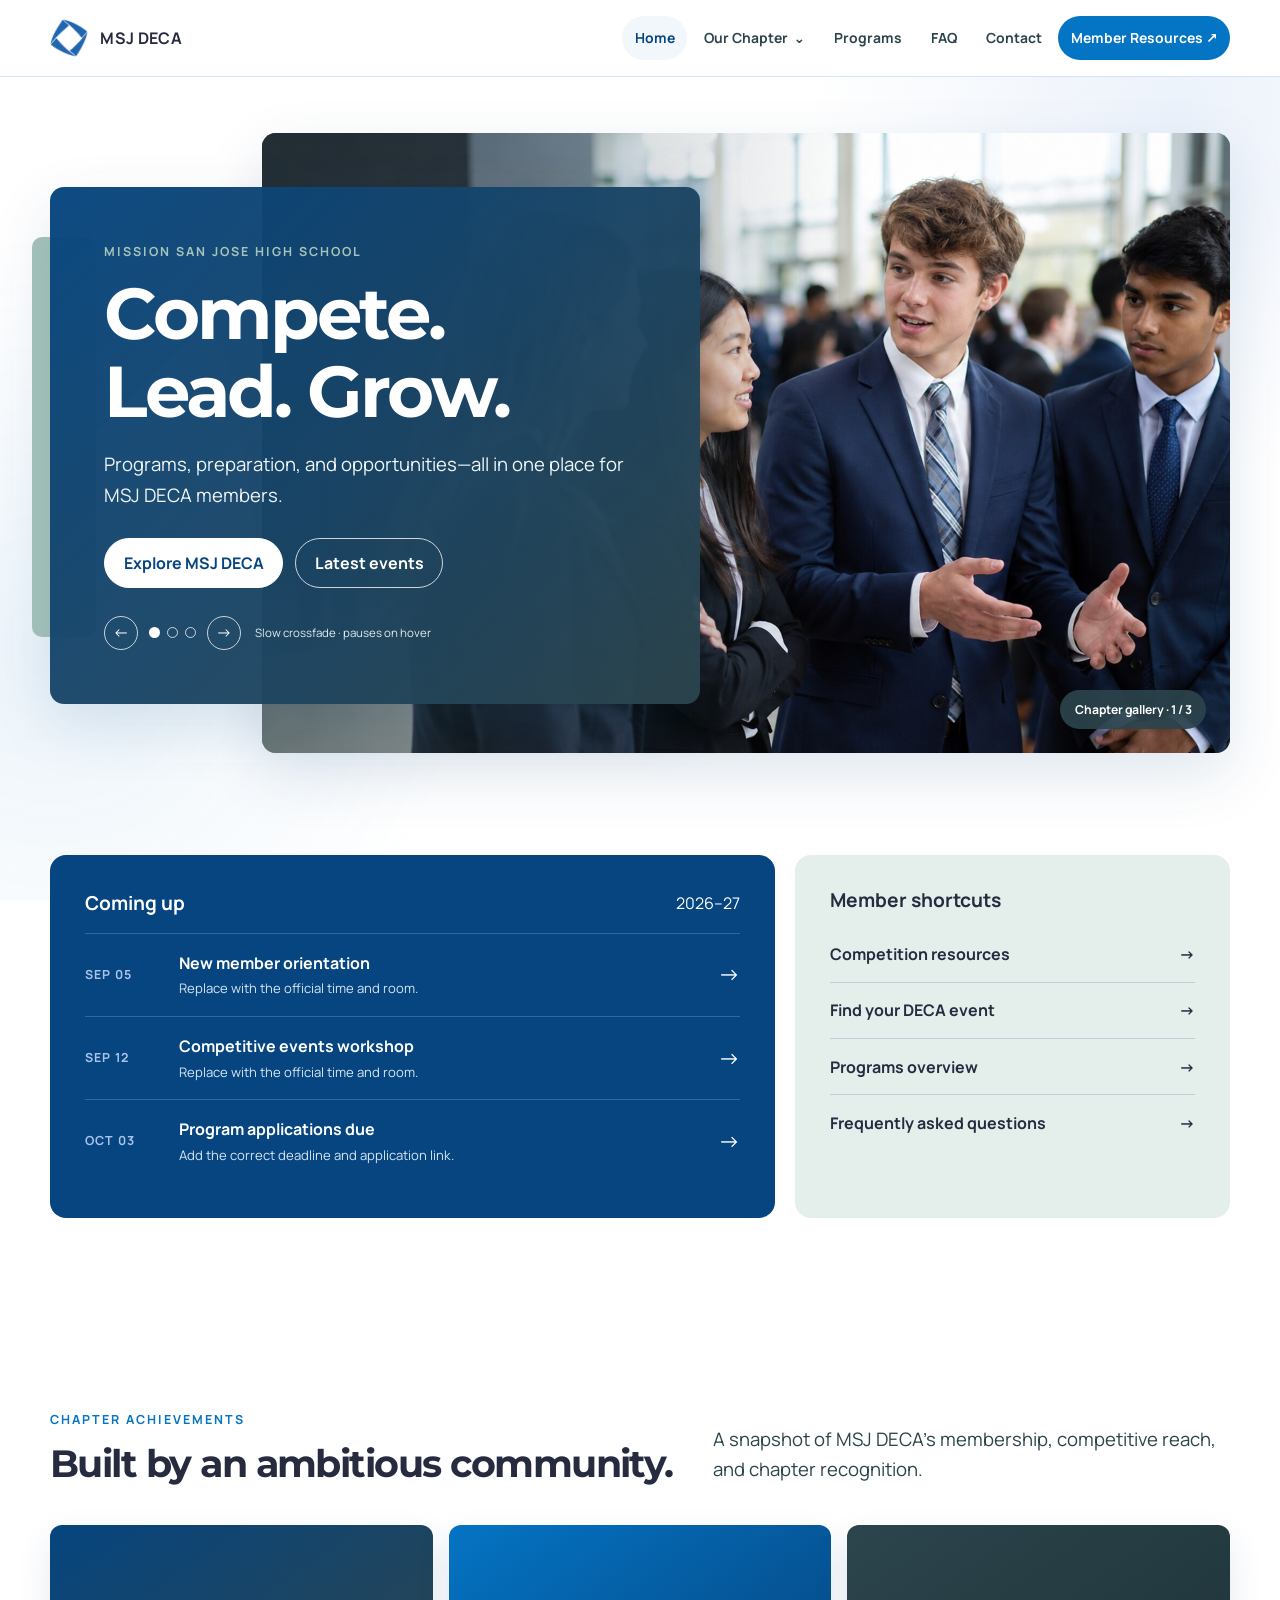
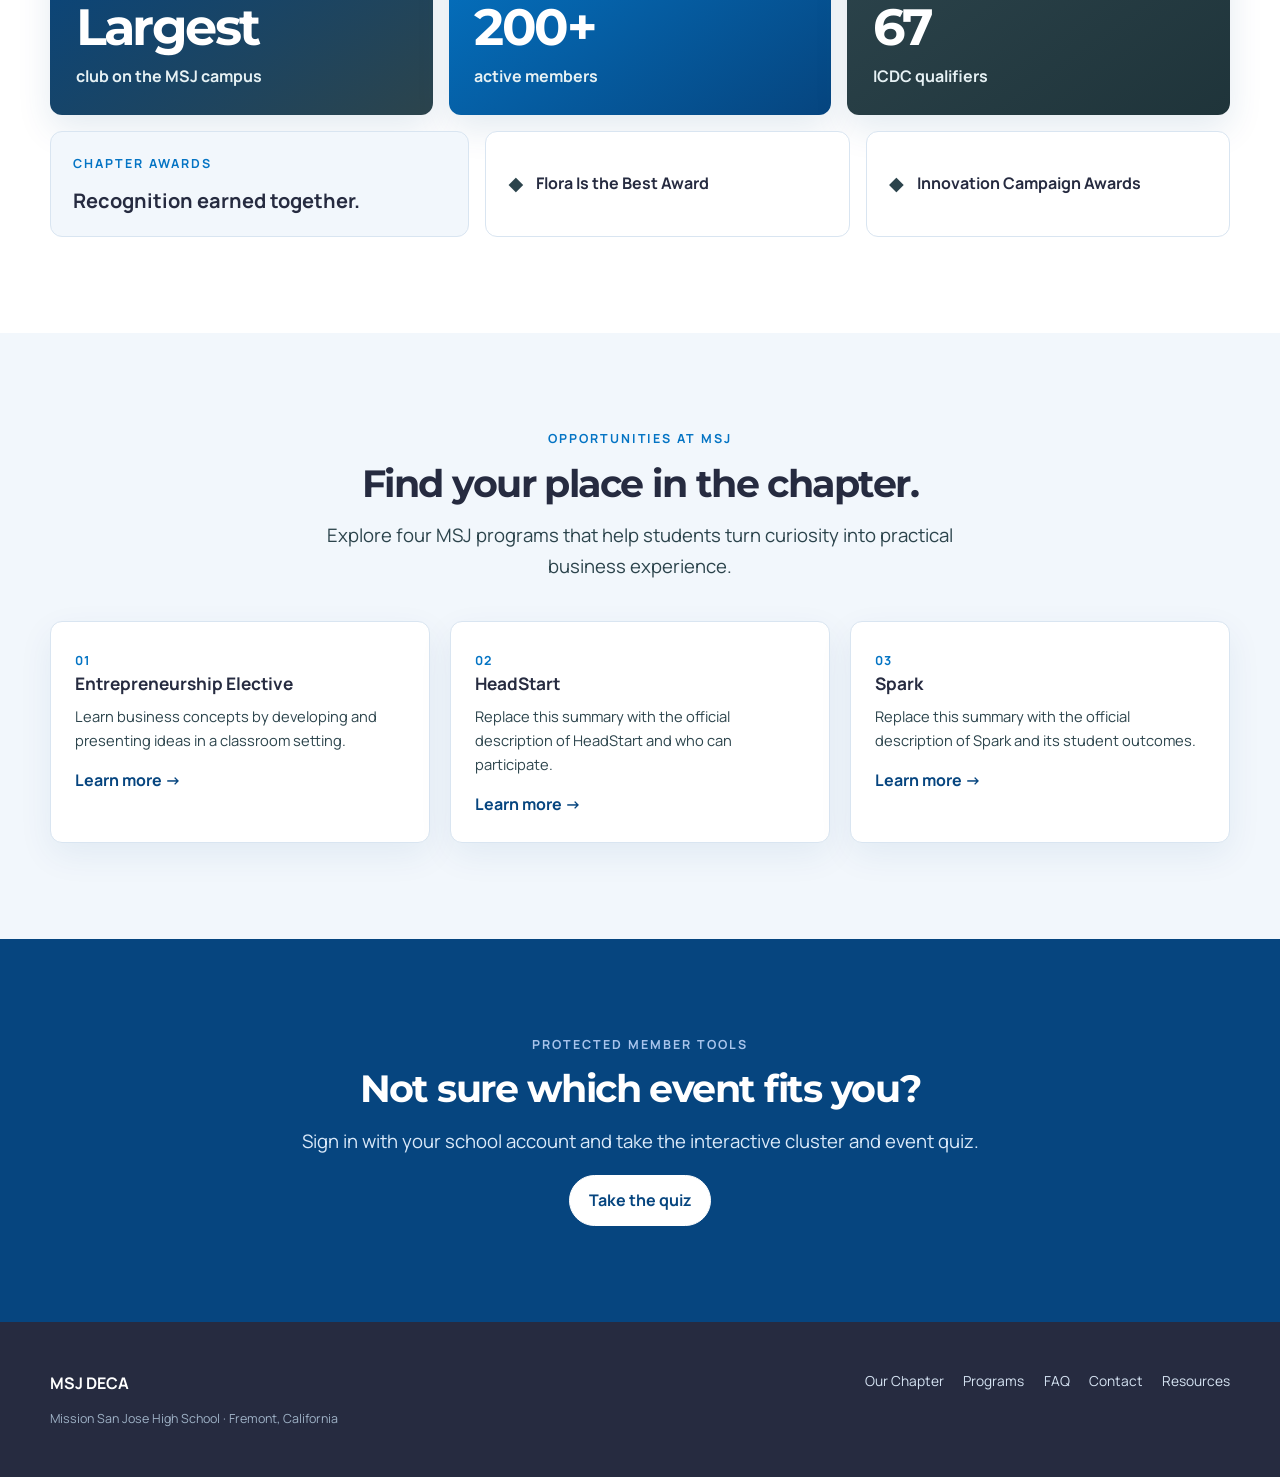
<file: index.html>
<!DOCTYPE html>
<html lang="en">
<head>
  <meta charset="UTF-8">
  <meta name="viewport" content="width=device-width, initial-scale=1.0">
  <meta name="description" content="The official student website for Mission San Jose High School DECA.">
  <title>MSJ DECA | Build What's Next</title>
  <link rel="stylesheet" href="style.css?v=20260811-2">
  <script src="script.js?v=20260811-2" defer></script>
  <style>
    /* Kept here as a cache-safe fallback for the homepage achievements section. */
    .achievements-section { padding: 6rem 0; overflow: hidden; background: #fff; }
    .achievements-heading { display: grid; grid-template-columns: 1.1fr .9fr; gap: 2rem; align-items: end; margin-bottom: 2.5rem; }
    .achievements-heading h2, .achievements-heading .lede { margin-bottom: 0; }
    .achievement-stats { display: grid; grid-template-columns: repeat(3, 1fr); gap: 1rem; }
    .achievement-stat { min-height: 190px; padding: 1.6rem; display: flex; flex-direction: column; justify-content: flex-end; color: #fff; background: linear-gradient(145deg, #06457f, #2c444c); border-radius: 12px; box-shadow: 0 14px 35px rgba(6,69,127,.11); }
    .achievement-stat:nth-child(2) { background: linear-gradient(145deg, #0474c4, #06457f); }
    .achievement-stat:nth-child(3) { background: linear-gradient(145deg, #2c444c, #1f343a); }
    .achievement-stat strong { font-family: "Montserrat", "Manrope", sans-serif; font-size: clamp(2.1rem, 4vw, 3.7rem); line-height: 1; letter-spacing: -.05em; }
    .achievement-stat span { margin-top: .7rem; color: #e6f1f4; font-weight: 700; }
    .chapter-awards { display: grid; grid-template-columns: 1.15fr 1fr 1fr; gap: 1rem; align-items: stretch; margin-top: 1rem; }
    .chapter-awards-intro, .award-item { padding: 1.4rem; border: 1px solid #d9e5f1; border-radius: 12px; }
    .chapter-awards-intro { background: #f2f7fc; }
    .chapter-awards-intro h3 { margin-bottom: 0; font-size: 1.25rem; }
    .award-item { display: flex; align-items: center; gap: .8rem; background: #fff; }
    .award-item span { color: #2c444c; font-size: 1.2rem; }
    .award-item strong { line-height: 1.35; }
    @media (max-width: 900px) { .achievements-heading, .chapter-awards { grid-template-columns: 1fr; } }
    @media (max-width: 620px) { .achievements-section { padding: 4.2rem 0; } .achievement-stats { grid-template-columns: 1fr; } .achievement-stat { min-height: 155px; } }
  </style>
</head>
<body>
  <a class="skip-link" href="#main-content">Skip to content</a>
  <header class="site-header">
    <div class="container nav-wrap">
      <a class="brand" href="index.html" aria-label="MSJ DECA home">
        <span class="brand-mark" aria-hidden="true"></span><span class="brand-text">MSJ DECA</span>
      </a>
      <button class="menu-toggle" type="button" data-menu-toggle aria-expanded="false" aria-label="Open navigation">☰</button>
      <nav class="site-nav" data-site-nav aria-label="Main navigation">
        <ul class="nav-list">
          <li><a class="nav-link" href="index.html" aria-current="page">Home</a></li>
          <li class="nav-dropdown">
            <button class="nav-dropdown-button" type="button" data-dropdown-button aria-expanded="false">Our Chapter <span>⌄</span></button>
            <div class="dropdown-menu">
              <a href="pages/mission.html">Mission Statement</a>
              <a href="pages/officers.html">Officers</a>
              <a href="pages/dlt.html">Diamond Leadership Team</a>
              <a href="pages/dmt.html">Diamond Marketing Team</a>
              <a href="pages/adviser.html">Meet Our Adviser</a>
            </div>
          </li>
          <li><a class="nav-link" href="pages/programs.html">Programs</a></li>
          <li><a class="nav-link" href="pages/faq.html">FAQ</a></li>
          <li><a class="nav-link" href="pages/contact.html">Contact</a></li>
          <li><a class="nav-link nav-cta" href="pages/login.html">Member Resources ↗</a></li>
        </ul>
      </nav>
    </div>
  </header>

  <main id="main-content">
    <section class="home-hero home-hero-layered">
      <div class="container layered-hero">
        <div class="hero-gallery" data-hero-gallery aria-label="MSJ DECA chapter photo gallery">
          <div class="hero-slides">
            <img class="hero-slide is-active" src="images/hero-1.jpg" alt="MSJ DECA members collaborating at a business event" data-gallery-slide>
            <img class="hero-slide" src="images/hero-2.jpg" alt="MSJ DECA members participating in a chapter activity" data-gallery-slide>
            <img class="hero-slide" src="images/hero-3.jpg" alt="MSJ DECA members preparing for competition" data-gallery-slide>
          </div>
          <div class="hero-gallery-label">Chapter gallery · <span data-gallery-count>1 / 3</span></div>
        </div>

        <div class="hero-accent" aria-hidden="true"></div>

        <div class="hero-copy hero-copy-overlay">
          <p class="eyebrow">Mission San Jose High School</p>
          <h1>Compete.<br>Lead. Grow.</h1>
          <p class="lede">Programs, preparation, and opportunities—all in one place for MSJ DECA members.</p>
          <div class="hero-actions">
            <a class="button button-light" href="pages/programs.html">Explore MSJ DECA</a>
            <a class="button button-ghost-light" href="#chapter-updates">Latest events</a>
          </div>

          <div class="gallery-controls" aria-label="Gallery controls">
            <button class="gallery-arrow" type="button" data-gallery-prev aria-label="Show previous image">←</button>
            <div class="gallery-dots" aria-label="Choose gallery image">
              <button class="gallery-dot is-active" type="button" data-gallery-dot="0" aria-label="Show gallery image 1" aria-current="true"></button>
              <button class="gallery-dot" type="button" data-gallery-dot="1" aria-label="Show gallery image 2"></button>
              <button class="gallery-dot" type="button" data-gallery-dot="2" aria-label="Show gallery image 3"></button>
            </div>
            <button class="gallery-arrow" type="button" data-gallery-next aria-label="Show next image">→</button>
            <span class="gallery-note">Slow crossfade · pauses on hover</span>
          </div>
        </div>
      </div>
    </section>

    <section class="container launchpad" id="chapter-updates" aria-label="Member launchpad">
      <div class="schedule-card">
        <div class="panel-heading"><h2>Coming up</h2><span>2026–27</span></div>
        <article class="event-item">
          <div class="event-date">SEP 05</div>
          <div><p class="event-title">New member orientation</p><p class="event-detail">Replace with the official time and room.</p></div>
          <span class="event-arrow" aria-hidden="true">→</span>
        </article>
        <article class="event-item">
          <div class="event-date">SEP 12</div>
          <div><p class="event-title">Competitive events workshop</p><p class="event-detail">Replace with the official time and room.</p></div>
          <span class="event-arrow" aria-hidden="true">→</span>
        </article>
        <article class="event-item">
          <div class="event-date">OCT 03</div>
          <div><p class="event-title">Program applications due</p><p class="event-detail">Add the correct deadline and application link.</p></div>
          <span class="event-arrow" aria-hidden="true">→</span>
        </article>
      </div>
      <aside class="shortcut-card">
        <div class="panel-heading"><h2>Member shortcuts</h2></div>
        <a class="shortcut-link" href="pages/login.html?returnTo=resources.html"><span>Competition resources</span><span>→</span></a>
        <a class="shortcut-link" href="pages/login.html?returnTo=quiz.html"><span>Find your DECA event</span><span>→</span></a>
        <a class="shortcut-link" href="pages/programs.html"><span>Programs overview</span><span>→</span></a>
        <a class="shortcut-link" href="pages/faq.html"><span>Frequently asked questions</span><span>→</span></a>
      </aside>
    </section>

    <section class="section achievements-section" aria-labelledby="achievements-title">
      <div class="container">
        <div class="achievements-heading">
          <div>
            <p class="eyebrow">Chapter achievements</p>
            <h2 id="achievements-title">Built by an ambitious community.</h2>
          </div>
          <p class="lede">A snapshot of MSJ DECA's membership, competitive reach, and chapter recognition.</p>
        </div>

        <div class="achievement-stats">
          <article class="achievement-stat">
            <strong>Largest</strong>
            <span>club on the MSJ campus</span>
          </article>
          <article class="achievement-stat">
            <strong>200+</strong>
            <span>active members</span>
          </article>
          <article class="achievement-stat">
            <strong>67</strong>
            <span>ICDC qualifiers</span>
          </article>
        </div>

        <div class="chapter-awards" aria-label="Chapter awards">
          <div class="chapter-awards-intro">
            <p class="eyebrow">Chapter awards</p>
            <h3>Recognition earned together.</h3>
          </div>
          <!-- Replace these placeholder award names with the official titles when ready. -->
          <article class="award-item"><span aria-hidden="true">◆</span><strong>Flora Is the Best Award</strong></article>
          <article class="award-item"><span aria-hidden="true">◆</span><strong>Innovation Campaign Awards</strong></article>
        </div>
      </div>
    </section>

    <section class="section section-mist">
      <div class="container">
        <div class="center">
          <p class="eyebrow">Opportunities at MSJ</p>
          <h2>Find your place in the chapter.</h2>
          <p class="lede">Explore four MSJ programs that help students turn curiosity into practical business experience.</p>
        </div>
        <div class="program-grid" style="margin-top: 2.5rem;">
          <article class="program-card"><span class="program-number">01</span><h3>Entrepreneurship Elective</h3><p>Learn business concepts by developing and presenting ideas in a classroom setting.</p><a class="text-link" href="pages/programs.html#entrepreneurship">Learn more →</a></article>
          <article class="program-card"><span class="program-number">02</span><h3>HeadStart</h3><p>Replace this summary with the official description of HeadStart and who can participate.</p><a class="text-link" href="pages/programs.html#headstart">Learn more →</a></article>
          <article class="program-card"><span class="program-number">03</span><h3>Spark</h3><p>Replace this summary with the official description of Spark and its student outcomes.</p><a class="text-link" href="pages/programs.html#spark">Learn more →</a></article>
        </div>
      </div>
    </section>

    <section class="section section-blue">
      <div class="container center">
        <p class="eyebrow">Protected member tools</p>
        <h2>Not sure which event fits you?</h2>
        <p class="lede">Sign in with your school account and take the interactive cluster and event quiz.</p>
        <a class="button button-light" href="pages/login.html?returnTo=quiz.html">Take the quiz</a>
      </div>
    </section>
  </main>

  <footer class="site-footer">
    <div class="container footer-grid">
      <div><div class="footer-title">MSJ DECA</div><p class="footer-note">Mission San Jose High School · Fremont, California</p></div>
      <div class="footer-links"><a href="pages/mission.html">Our Chapter</a><a href="pages/programs.html">Programs</a><a href="pages/faq.html">FAQ</a><a href="pages/contact.html">Contact</a><a href="pages/login.html">Resources</a></div>
    </div>
  </footer>
</body>
</html>
</file>
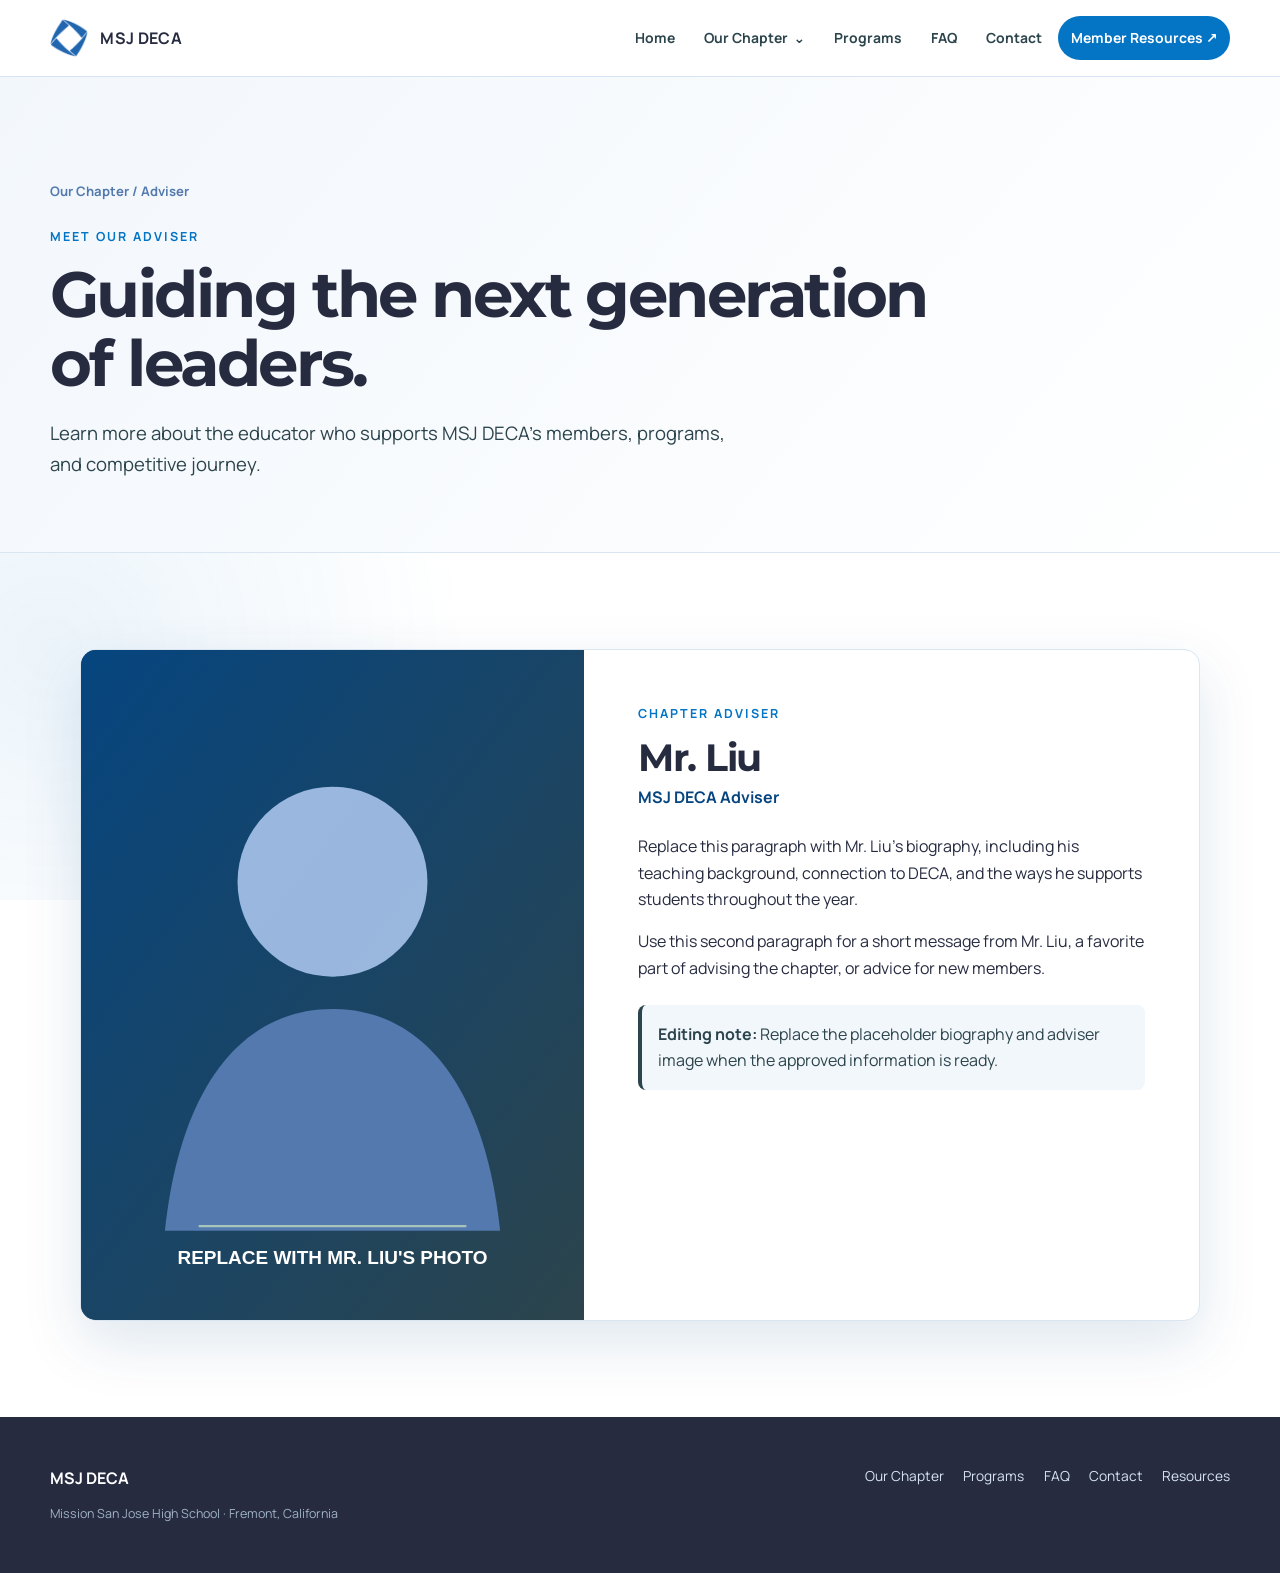
<file: pages/adviser.html>
<!DOCTYPE html>
<html lang="en">
<head>
  <meta charset="UTF-8">
  <meta name="viewport" content="width=device-width, initial-scale=1.0">
  <meta name="description" content="Meet the adviser of MSJ DECA.">
  <title>Meet Our Adviser | MSJ DECA</title>
  <link rel="stylesheet" href="../style.css?v=20260811-3">
  <script src="../script.js?v=20260811-3" defer></script>
</head>
<body>
  <a class="skip-link" href="#main-content">Skip to content</a>
  <header class="site-header">
    <div class="container nav-wrap">
      <a class="brand" href="../index.html"><span class="brand-mark" aria-hidden="true"></span><span>MSJ DECA</span></a>
      <button class="menu-toggle" type="button" data-menu-toggle aria-expanded="false" aria-label="Open navigation">☰</button>
      <nav class="site-nav" data-site-nav aria-label="Main navigation">
        <ul class="nav-list">
          <li><a class="nav-link" href="../index.html">Home</a></li>
          <li class="nav-dropdown">
            <button class="nav-dropdown-button" type="button" data-dropdown-button aria-expanded="false">Our Chapter <span>⌄</span></button>
            <div class="dropdown-menu">
              <a href="mission.html">Mission Statement</a>
              <a href="officers.html">Officers</a>
              <a href="dlt.html">Diamond Leadership Team</a>
              <a href="dmt.html">Diamond Marketing Team</a>
              <a href="adviser.html" aria-current="page">Meet Our Adviser</a>
            </div>
          </li>
          <li><a class="nav-link" href="programs.html">Programs</a></li>
          <li><a class="nav-link" href="faq.html">FAQ</a></li>
          <li><a class="nav-link" href="contact.html">Contact</a></li>
          <li><a class="nav-link nav-cta" href="login.html">Member Resources ↗</a></li>
        </ul>
      </nav>
    </div>
  </header>

  <main id="main-content">
    <section class="page-hero">
      <div class="container">
        <p class="breadcrumb">Our Chapter / Adviser</p>
        <p class="eyebrow">Meet our adviser</p>
        <h1>Guiding the next generation of leaders.</h1>
        <p class="lede">Learn more about the educator who supports MSJ DECA's members, programs, and competitive journey.</p>
      </div>
    </section>

    <section class="section">
      <div class="container">
        <article class="adviser-card">
          <div class="adviser-photo-frame">
            <!-- Replace the src below with ../images/adviser-photo.jpg after adding the real photo. -->
            <img class="adviser-photo" src="../images/adviser-placeholder.svg" alt="Placeholder for Mr. Liu's adviser photo">
          </div>
          <div class="adviser-card-copy">
            <p class="eyebrow">Chapter adviser</p>
            <h2>Mr. Liu</h2>
            <p class="adviser-title">MSJ DECA Adviser</p>
            <!-- Replace this placeholder with Mr. Liu's approved biography. -->
            <p>Replace this paragraph with Mr. Liu's biography, including his teaching background, connection to DECA, and the ways he supports students throughout the year.</p>
            <p>Use this second paragraph for a short message from Mr. Liu, a favorite part of advising the chapter, or advice for new members.</p>
            <p class="adviser-note"><strong>Editing note:</strong> Replace the placeholder biography and adviser image when the approved information is ready.</p>
          </div>
        </article>
      </div>
    </section>
  </main>

  <footer class="site-footer">
    <div class="container footer-grid">
      <div><div class="footer-title">MSJ DECA</div><p class="footer-note">Mission San Jose High School · Fremont, California</p></div>
      <div class="footer-links"><a href="mission.html">Our Chapter</a><a href="programs.html">Programs</a><a href="faq.html">FAQ</a><a href="contact.html">Contact</a><a href="login.html">Resources</a></div>
    </div>
  </footer>
</body>
</html>
</file>
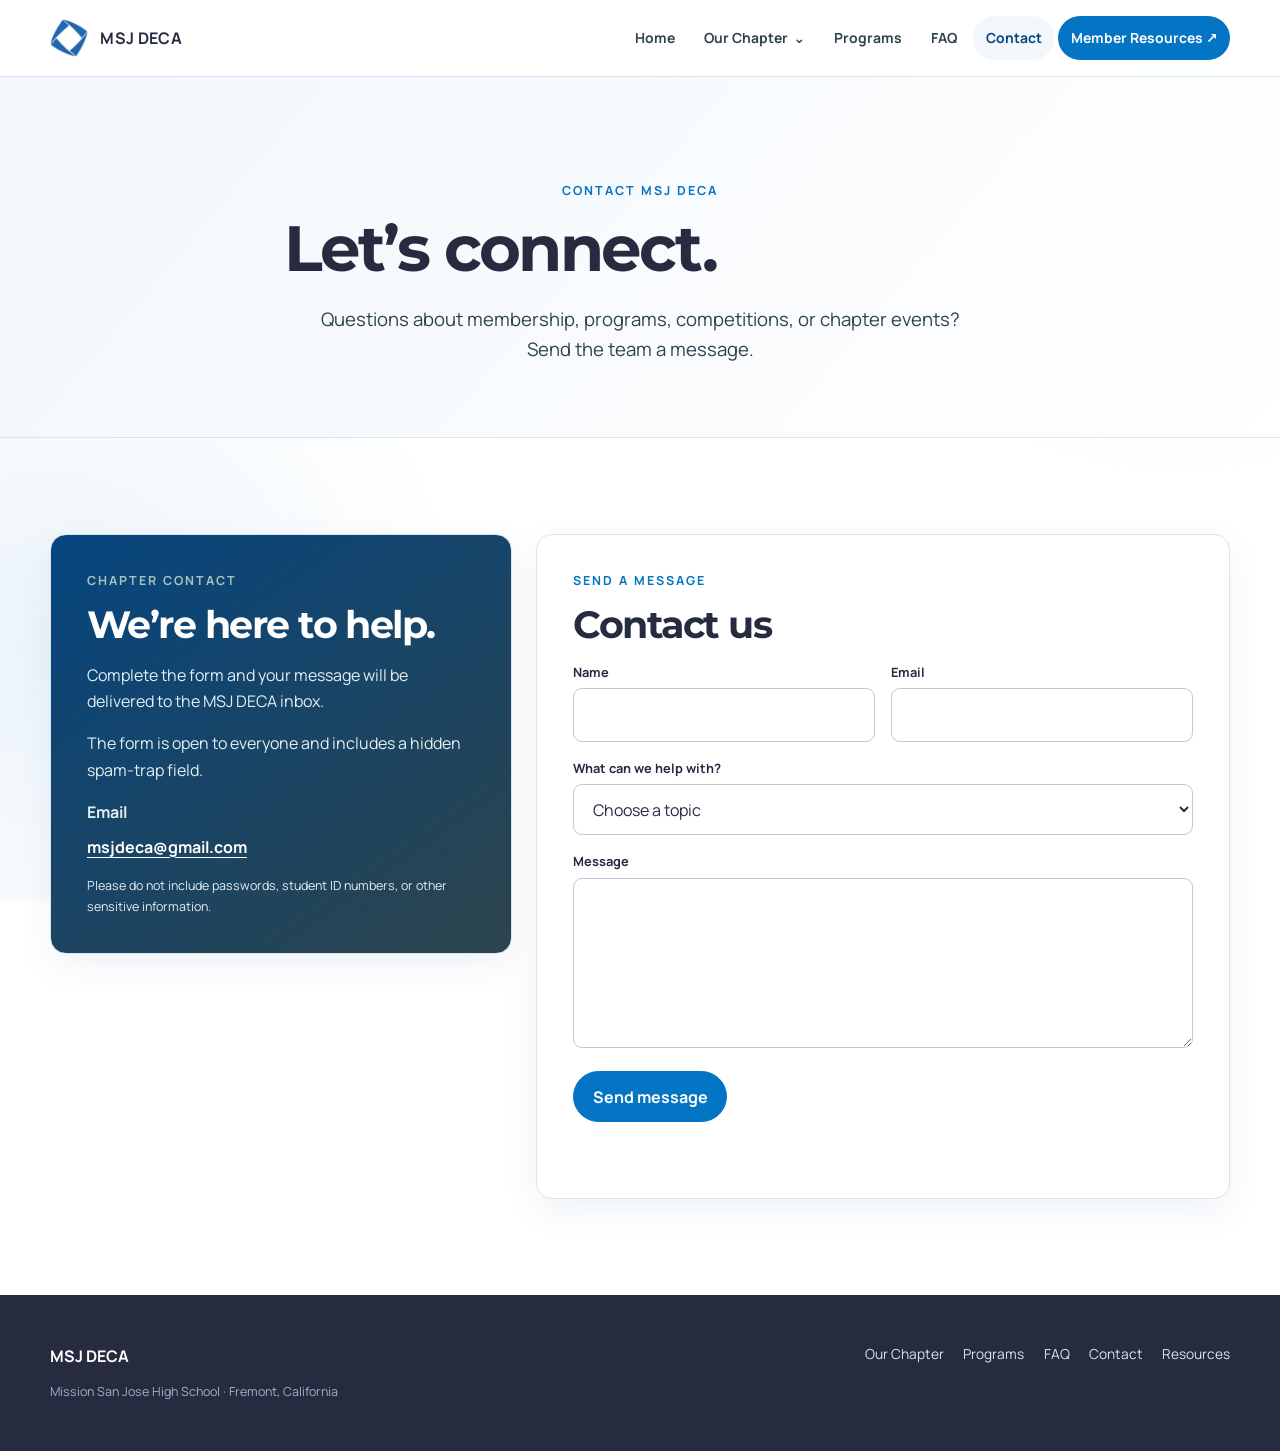
<file: pages/contact.html>
<!DOCTYPE html>
<html lang="en">
<head>
  <meta charset="UTF-8">
  <meta name="viewport" content="width=device-width, initial-scale=1.0">
  <meta name="description" content="Contact MSJ DECA at Mission San Jose High School.">
  <title>Contact | MSJ DECA</title>
  <link rel="stylesheet" href="../style.css?v=20260811-3">
  <script src="../script.js?v=20260811-3" defer></script>
</head>
<body>
  <a class="skip-link" href="#main-content">Skip to content</a>

  <header class="site-header">
    <div class="container nav-wrap">
      <a class="brand" href="../index.html" aria-label="MSJ DECA home">
        <span class="brand-mark" aria-hidden="true"></span>
        <span class="brand-text">MSJ DECA</span>
      </a>

      <button class="menu-toggle" type="button" data-menu-toggle aria-expanded="false" aria-label="Open navigation">☰</button>

      <nav class="site-nav" data-site-nav aria-label="Main navigation">
        <ul class="nav-list">
          <li><a class="nav-link" href="../index.html">Home</a></li>
          <li class="nav-dropdown">
            <button class="nav-dropdown-button" type="button" data-dropdown-button aria-expanded="false">Our Chapter <span>⌄</span></button>
            <div class="dropdown-menu">
              <a href="mission.html">Mission Statement</a>
              <a href="officers.html">Officers</a>
              <a href="dlt.html">Diamond Leadership Team</a>
              <a href="dmt.html">Diamond Marketing Team</a>
              <a href="adviser.html">Meet Our Adviser</a>
            </div>
          </li>
          <li><a class="nav-link" href="programs.html">Programs</a></li>
          <li><a class="nav-link" href="faq.html">FAQ</a></li>
          <li><a class="nav-link" href="contact.html" aria-current="page">Contact</a></li>
          <li><a class="nav-link nav-cta" href="login.html">Member Resources ↗</a></li>
        </ul>
      </nav>
    </div>
  </header>

  <main id="main-content">
    <section class="page-hero">
      <div class="container center">
        <p class="eyebrow">Contact MSJ DECA</p>
        <h1>Let’s connect.</h1>
        <p class="lede">Questions about membership, programs, competitions, or chapter events? Send the team a message.</p>
      </div>
    </section>

    <section class="section">
      <div class="container contact-layout">
        <aside class="contact-info">
          <p class="eyebrow">Chapter contact</p>
          <h2>We’re here to help.</h2>
          <p>Complete the form and your message will be delivered to the MSJ DECA inbox.</p>
          <p>The form is open to everyone and includes a hidden spam-trap field.</p>
          <p><strong>Email</strong><br><a class="contact-email" href="mailto:msjdeca@gmail.com">msjdeca@gmail.com</a></p>
          <p class="footer-note">Please do not include passwords, student ID numbers, or other sensitive information.</p>
        </aside>

        <div class="contact-form-card">
          <p class="eyebrow">Send a message</p>
          <h2>Contact us</h2>
          <form class="contact-form" action="https://formspree.io/f/YOUR_FORM_ID" method="POST" data-contact-form>
            <div class="contact-form-row">
              <div>
                <label for="contact-name">Name</label>
                <input id="contact-name" name="name" type="text" autocomplete="name" required>
              </div>
              <div>
                <label for="contact-email">Email</label>
                <input id="contact-email" name="email" type="email" autocomplete="email" required>
              </div>
            </div>

            <div>
              <label for="contact-topic">What can we help with?</label>
              <select id="contact-topic" name="topic" required>
                <option value="">Choose a topic</option>
                <option>Membership</option>
                <option>Competitive events</option>
                <option>Programs</option>
                <option>Chapter events</option>
                <option>Website or resources</option>
                <option>Other</option>
              </select>
            </div>

            <div>
              <label for="contact-message">Message</label>
              <textarea id="contact-message" name="message" required></textarea>
            </div>

            <div class="form-honeypot" aria-hidden="true">
              <label for="contact-company">Leave this field blank</label>
              <input id="contact-company" name="_gotcha" type="text" tabindex="-1" autocomplete="off">
            </div>

            <input type="hidden" name="_subject" value="New message from the MSJ DECA website">
            <button class="button button-primary" type="submit">Send message</button>
            <p class="contact-form-status" data-contact-status role="status" aria-live="polite"></p>
          </form>
        </div>
      </div>
    </section>
  </main>

  <footer class="site-footer">
    <div class="container footer-grid">
      <div>
        <div class="footer-title">MSJ DECA</div>
        <p class="footer-note">Mission San Jose High School · Fremont, California</p>
      </div>
      <div class="footer-links">
        <a href="mission.html">Our Chapter</a>
        <a href="programs.html">Programs</a>
        <a href="faq.html">FAQ</a>
        <a href="contact.html">Contact</a>
        <a href="login.html">Resources</a>
      </div>
    </div>
  </footer>
</body>
</html>
</file>
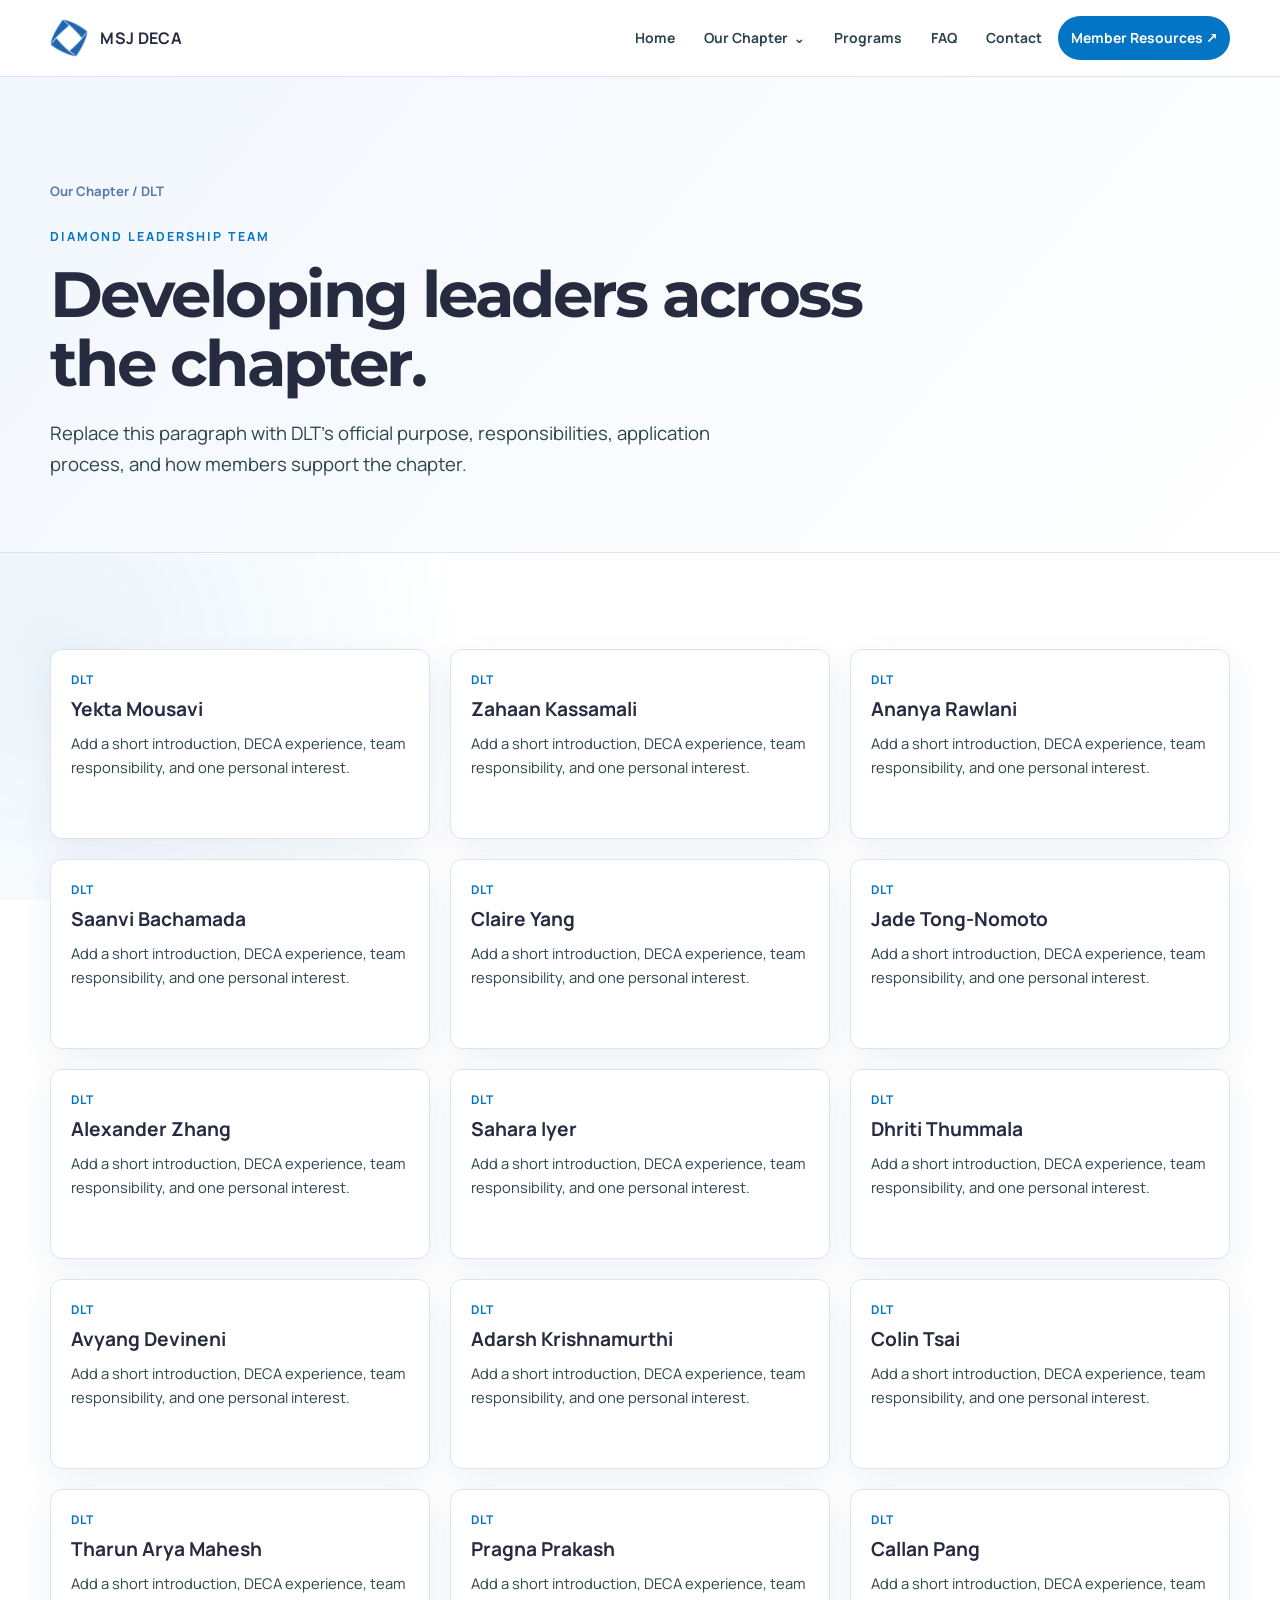
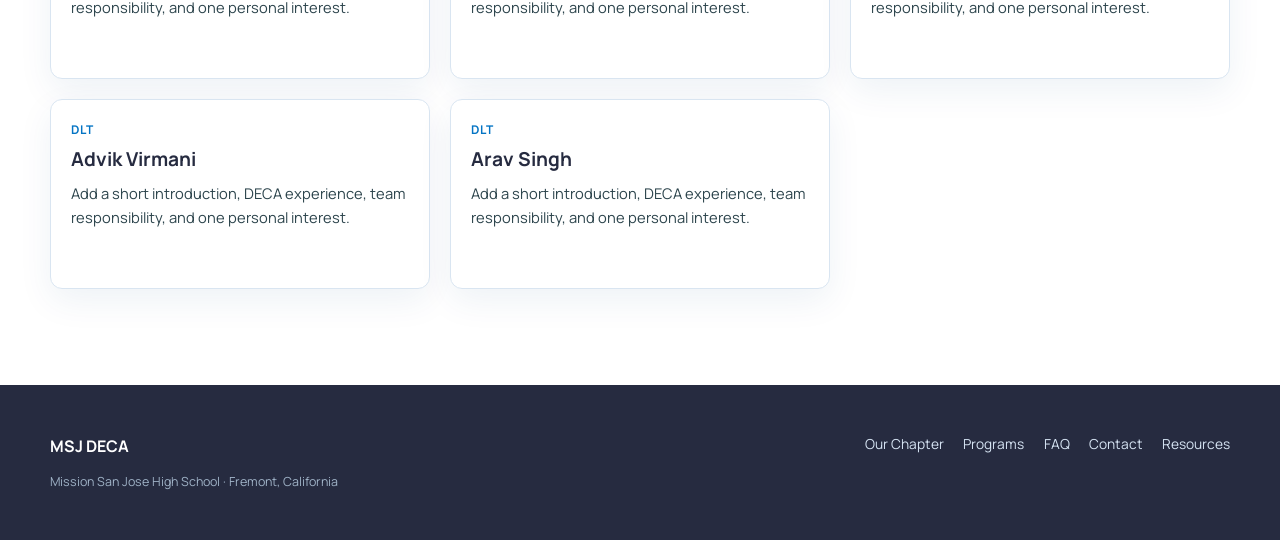
<file: pages/dlt.html>
<!DOCTYPE html>
<html lang="en">
<head>
  <meta charset="UTF-8"><meta name="viewport" content="width=device-width, initial-scale=1.0">
  <meta name="description" content="Meet the MSJ DECA Diamond Leadership Team."><title>Diamond Leadership Team | MSJ DECA</title>
  <link rel="stylesheet" href="../style.css?v=20260811-2"><script src="../script.js?v=20260811-2" defer></script>
</head>
<body>
  <a class="skip-link" href="#main-content">Skip to content</a>
  <header class="site-header"><div class="container nav-wrap"><a class="brand" href="../index.html"><span class="brand-mark" aria-hidden="true"></span><span>MSJ DECA</span></a><button class="menu-toggle" type="button" data-menu-toggle aria-expanded="false" aria-label="Open navigation">☰</button><nav class="site-nav" data-site-nav><ul class="nav-list"><li><a class="nav-link" href="../index.html">Home</a></li><li class="nav-dropdown"><button class="nav-dropdown-button" type="button" data-dropdown-button aria-expanded="false">Our Chapter <span>⌄</span></button><div class="dropdown-menu"><a href="mission.html">Mission Statement</a><a href="officers.html">Officers</a><a href="dlt.html">Diamond Leadership Team</a><a href="dmt.html">Diamond Marketing Team</a></div></li><li><a class="nav-link" href="programs.html">Programs</a></li><li><a class="nav-link" href="faq.html">FAQ</a></li><li><a class="nav-link nav-cta" href="login.html">Member Resources ↗</a></li></ul></nav></div></header>
  <main id="main-content">
    <section class="page-hero"><div class="container"><p class="breadcrumb">Our Chapter / DLT</p><p class="eyebrow">Diamond Leadership Team</p><h1>Developing leaders across the chapter.</h1><p class="lede">Replace this paragraph with DLT’s official purpose, responsibilities, application process, and how members support the chapter.</p></div></section>
    <section class="section"><div class="container"><div class="profile-grid profile-grid-text-only">
      <article class="profile-card"><div class="profile-copy"><div class="profile-role">DLT</div><h3>Yekta Mousavi</h3><p>Add a short introduction, DECA experience, team responsibility, and one personal interest.</p></div></article>
      <article class="profile-card"><div class="profile-copy"><div class="profile-role">DLT</div><h3>Zahaan Kassamali</h3><p>Add a short introduction, DECA experience, team responsibility, and one personal interest.</p></div></article>
      <article class="profile-card"><div class="profile-copy"><div class="profile-role">DLT</div><h3>Ananya Rawlani</h3><p>Add a short introduction, DECA experience, team responsibility, and one personal interest.</p></div></article>
      <article class="profile-card"><div class="profile-copy"><div class="profile-role">DLT</div><h3>Saanvi Bachamada</h3><p>Add a short introduction, DECA experience, team responsibility, and one personal interest.</p></div></article>
      <article class="profile-card"><div class="profile-copy"><div class="profile-role">DLT</div><h3>Claire Yang</h3><p>Add a short introduction, DECA experience, team responsibility, and one personal interest.</p></div></article>
      <article class="profile-card"><div class="profile-copy"><div class="profile-role">DLT</div><h3>Jade Tong-Nomoto</h3><p>Add a short introduction, DECA experience, team responsibility, and one personal interest.</p></div></article>
      <article class="profile-card"><div class="profile-copy"><div class="profile-role">DLT</div><h3>Alexander Zhang</h3><p>Add a short introduction, DECA experience, team responsibility, and one personal interest.</p></div></article>
      <article class="profile-card"><div class="profile-copy"><div class="profile-role">DLT</div><h3>Sahara Iyer</h3><p>Add a short introduction, DECA experience, team responsibility, and one personal interest.</p></div></article>
      <article class="profile-card"><div class="profile-copy"><div class="profile-role">DLT</div><h3>Dhriti Thummala</h3><p>Add a short introduction, DECA experience, team responsibility, and one personal interest.</p></div></article>
      <article class="profile-card"><div class="profile-copy"><div class="profile-role">DLT</div><h3>Avyang Devineni</h3><p>Add a short introduction, DECA experience, team responsibility, and one personal interest.</p></div></article>
      <article class="profile-card"><div class="profile-copy"><div class="profile-role">DLT</div><h3>Adarsh Krishnamurthi</h3><p>Add a short introduction, DECA experience, team responsibility, and one personal interest.</p></div></article>
      <article class="profile-card"><div class="profile-copy"><div class="profile-role">DLT</div><h3>Colin Tsai</h3><p>Add a short introduction, DECA experience, team responsibility, and one personal interest.</p></div></article>
      <article class="profile-card"><div class="profile-copy"><div class="profile-role">DLT</div><h3>Tharun Arya Mahesh</h3><p>Add a short introduction, DECA experience, team responsibility, and one personal interest.</p></div></article>
      <article class="profile-card"><div class="profile-copy"><div class="profile-role">DLT</div><h3>Pragna Prakash</h3><p>Add a short introduction, DECA experience, team responsibility, and one personal interest.</p></div></article>
      <article class="profile-card"><div class="profile-copy"><div class="profile-role">DLT</div><h3>Callan Pang</h3><p>Add a short introduction, DECA experience, team responsibility, and one personal interest.</p></div></article>
      <article class="profile-card"><div class="profile-copy"><div class="profile-role">DLT</div><h3>Advik Virmani</h3><p>Add a short introduction, DECA experience, team responsibility, and one personal interest.</p></div></article>
      <article class="profile-card"><div class="profile-copy"><div class="profile-role">DLT</div><h3>Arav Singh</h3><p>Add a short introduction, DECA experience, team responsibility, and one personal interest.</p></div></article>
    </div></div></section>
  </main>
  <footer class="site-footer"><div class="container footer-grid"><div><div class="footer-title">MSJ DECA</div><p class="footer-note">Mission San Jose High School · Fremont, California</p></div><div class="footer-links"><a href="mission.html">Our Chapter</a><a href="programs.html">Programs</a><a href="faq.html">FAQ</a><a href="login.html">Resources</a></div></div></footer>
</body>
</html>
</file>
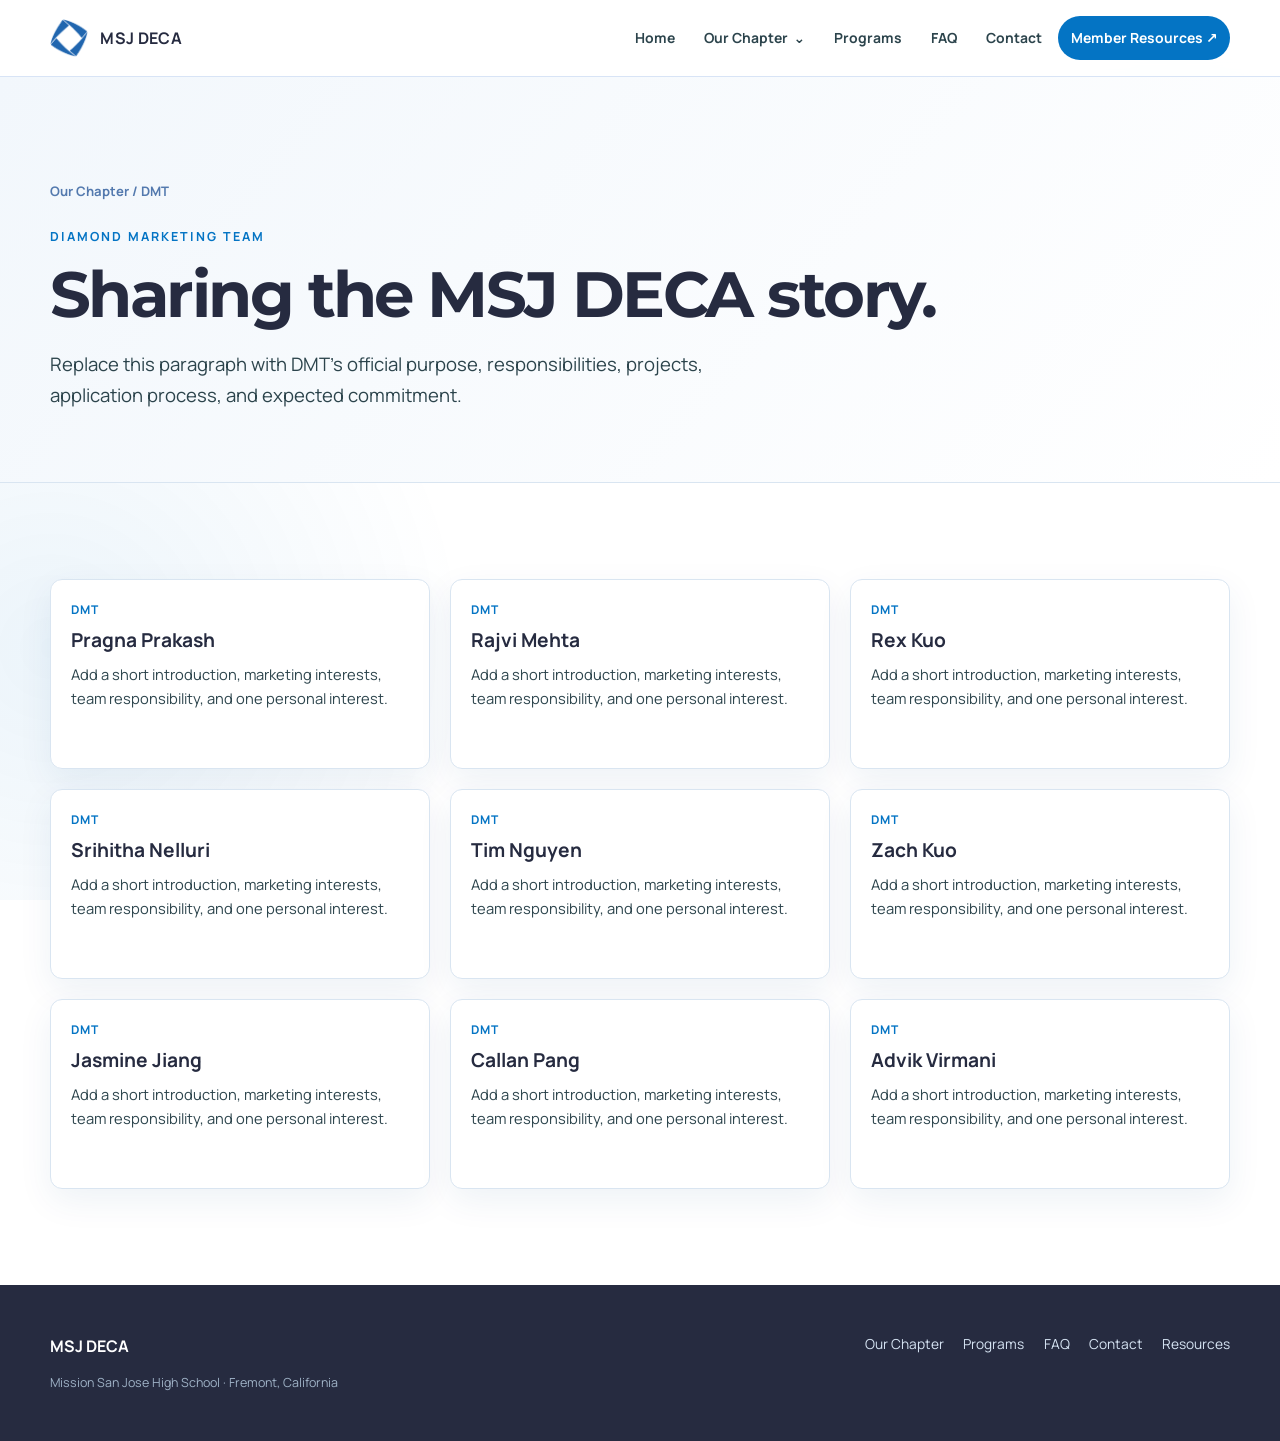
<file: pages/dmt.html>
<!DOCTYPE html>
<html lang="en">
<head>
  <meta charset="UTF-8"><meta name="viewport" content="width=device-width, initial-scale=1.0">
  <meta name="description" content="Meet the MSJ DECA Diamond Marketing Team."><title>Diamond Marketing Team | MSJ DECA</title>
  <link rel="stylesheet" href="../style.css?v=20260811-2"><script src="../script.js?v=20260811-2" defer></script>
</head>
<body>
  <a class="skip-link" href="#main-content">Skip to content</a>
  <header class="site-header"><div class="container nav-wrap"><a class="brand" href="../index.html"><span class="brand-mark" aria-hidden="true"></span><span>MSJ DECA</span></a><button class="menu-toggle" type="button" data-menu-toggle aria-expanded="false" aria-label="Open navigation">☰</button><nav class="site-nav" data-site-nav><ul class="nav-list"><li><a class="nav-link" href="../index.html">Home</a></li><li class="nav-dropdown"><button class="nav-dropdown-button" type="button" data-dropdown-button aria-expanded="false">Our Chapter <span>⌄</span></button><div class="dropdown-menu"><a href="mission.html">Mission Statement</a><a href="officers.html">Officers</a><a href="dlt.html">Diamond Leadership Team</a><a href="dmt.html">Diamond Marketing Team</a></div></li><li><a class="nav-link" href="programs.html">Programs</a></li><li><a class="nav-link" href="faq.html">FAQ</a></li><li><a class="nav-link nav-cta" href="login.html">Member Resources ↗</a></li></ul></nav></div></header>
  <main id="main-content">
    <section class="page-hero"><div class="container"><p class="breadcrumb">Our Chapter / DMT</p><p class="eyebrow">Diamond Marketing Team</p><h1>Sharing the MSJ DECA story.</h1><p class="lede">Replace this paragraph with DMT’s official purpose, responsibilities, projects, application process, and expected commitment.</p></div></section>
    <section class="section"><div class="container"><div class="profile-grid profile-grid-text-only">
      <article class="profile-card"><div class="profile-copy"><div class="profile-role">DMT</div><h3>Pragna Prakash</h3><p>Add a short introduction, marketing interests, team responsibility, and one personal interest.</p></div></article>
      <article class="profile-card"><div class="profile-copy"><div class="profile-role">DMT</div><h3>Rajvi Mehta</h3><p>Add a short introduction, marketing interests, team responsibility, and one personal interest.</p></div></article>
      <article class="profile-card"><div class="profile-copy"><div class="profile-role">DMT</div><h3>Rex Kuo</h3><p>Add a short introduction, marketing interests, team responsibility, and one personal interest.</p></div></article>
      <article class="profile-card"><div class="profile-copy"><div class="profile-role">DMT</div><h3>Srihitha Nelluri</h3><p>Add a short introduction, marketing interests, team responsibility, and one personal interest.</p></div></article>
      <article class="profile-card"><div class="profile-copy"><div class="profile-role">DMT</div><h3>Tim Nguyen</h3><p>Add a short introduction, marketing interests, team responsibility, and one personal interest.</p></div></article>
      <article class="profile-card"><div class="profile-copy"><div class="profile-role">DMT</div><h3>Zach Kuo</h3><p>Add a short introduction, marketing interests, team responsibility, and one personal interest.</p></div></article>
      <article class="profile-card"><div class="profile-copy"><div class="profile-role">DMT</div><h3>Jasmine Jiang</h3><p>Add a short introduction, marketing interests, team responsibility, and one personal interest.</p></div></article>
      <article class="profile-card"><div class="profile-copy"><div class="profile-role">DMT</div><h3>Callan Pang</h3><p>Add a short introduction, marketing interests, team responsibility, and one personal interest.</p></div></article>
      <article class="profile-card"><div class="profile-copy"><div class="profile-role">DMT</div><h3>Advik Virmani</h3><p>Add a short introduction, marketing interests, team responsibility, and one personal interest.</p></div></article>
    </div></div></section>
  </main>
  <footer class="site-footer"><div class="container footer-grid"><div><div class="footer-title">MSJ DECA</div><p class="footer-note">Mission San Jose High School · Fremont, California</p></div><div class="footer-links"><a href="mission.html">Our Chapter</a><a href="programs.html">Programs</a><a href="faq.html">FAQ</a><a href="login.html">Resources</a></div></div></footer>
</body>
</html>
</file>
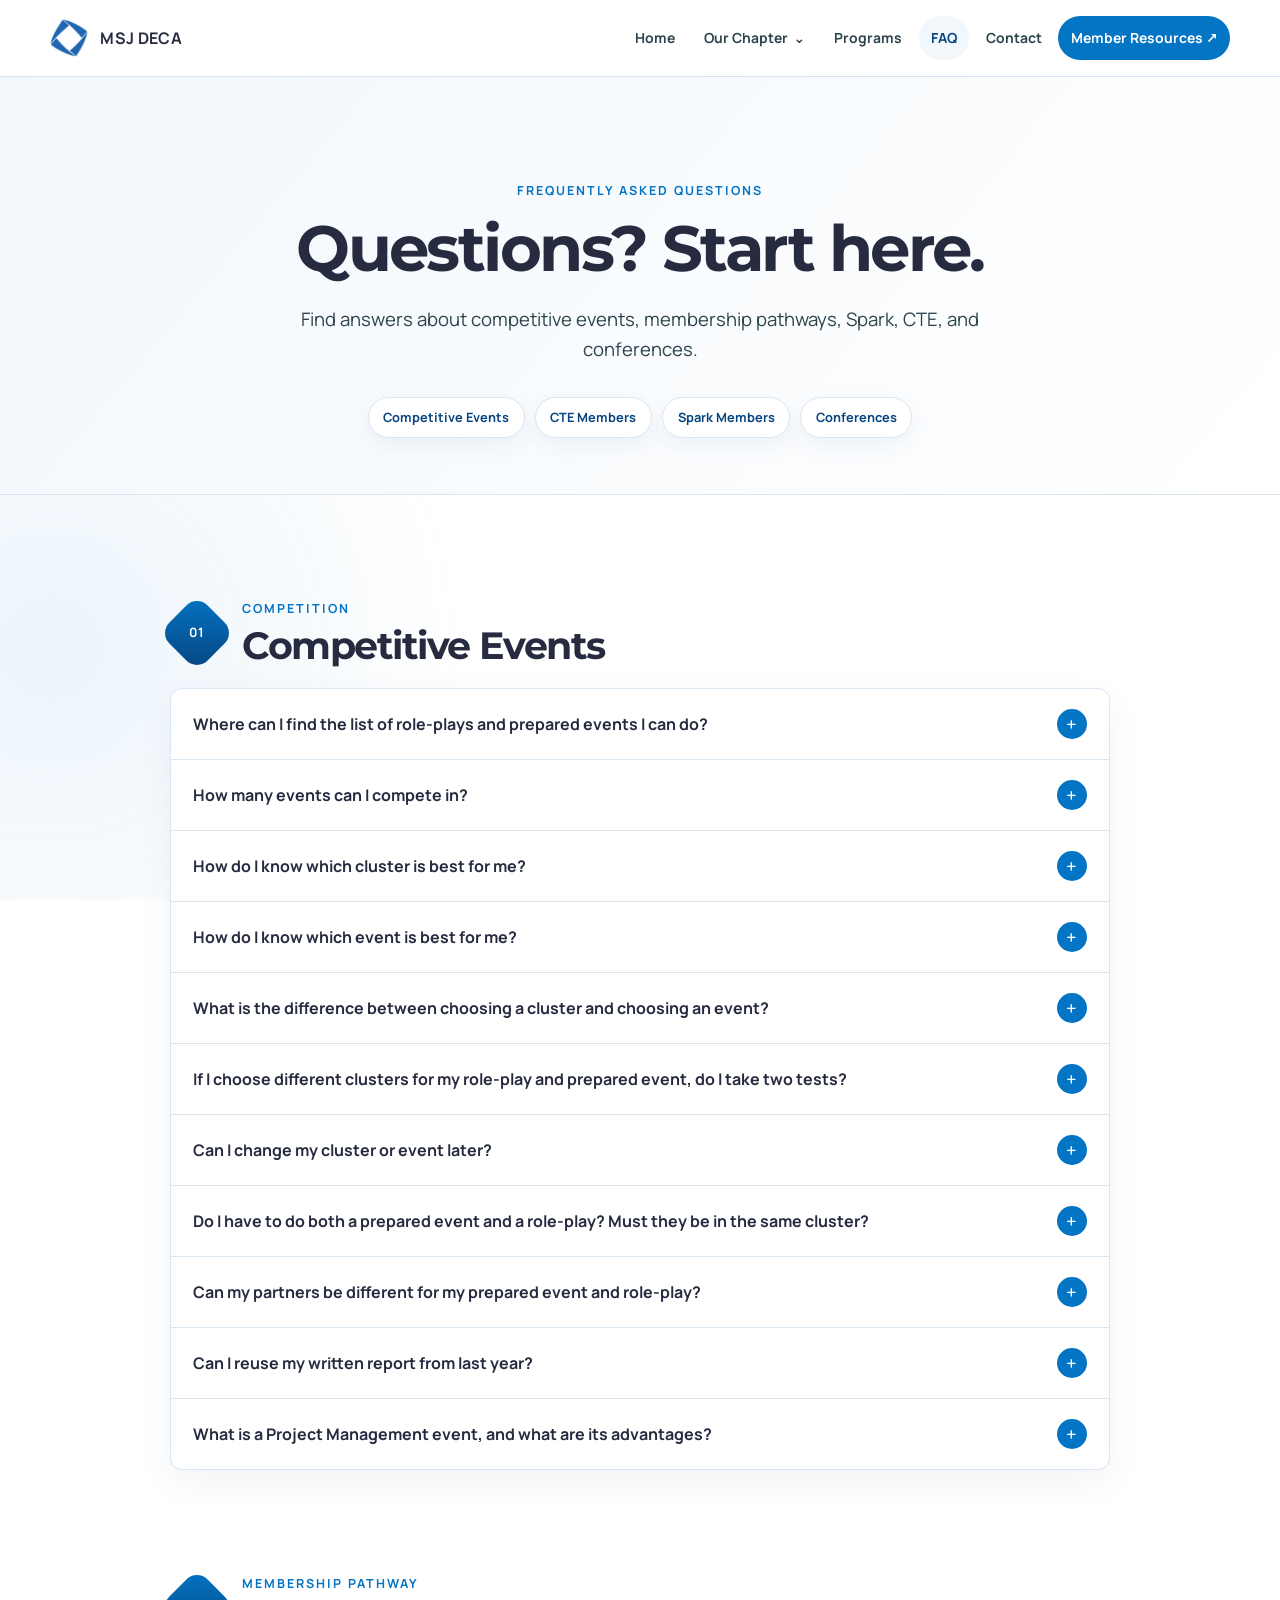
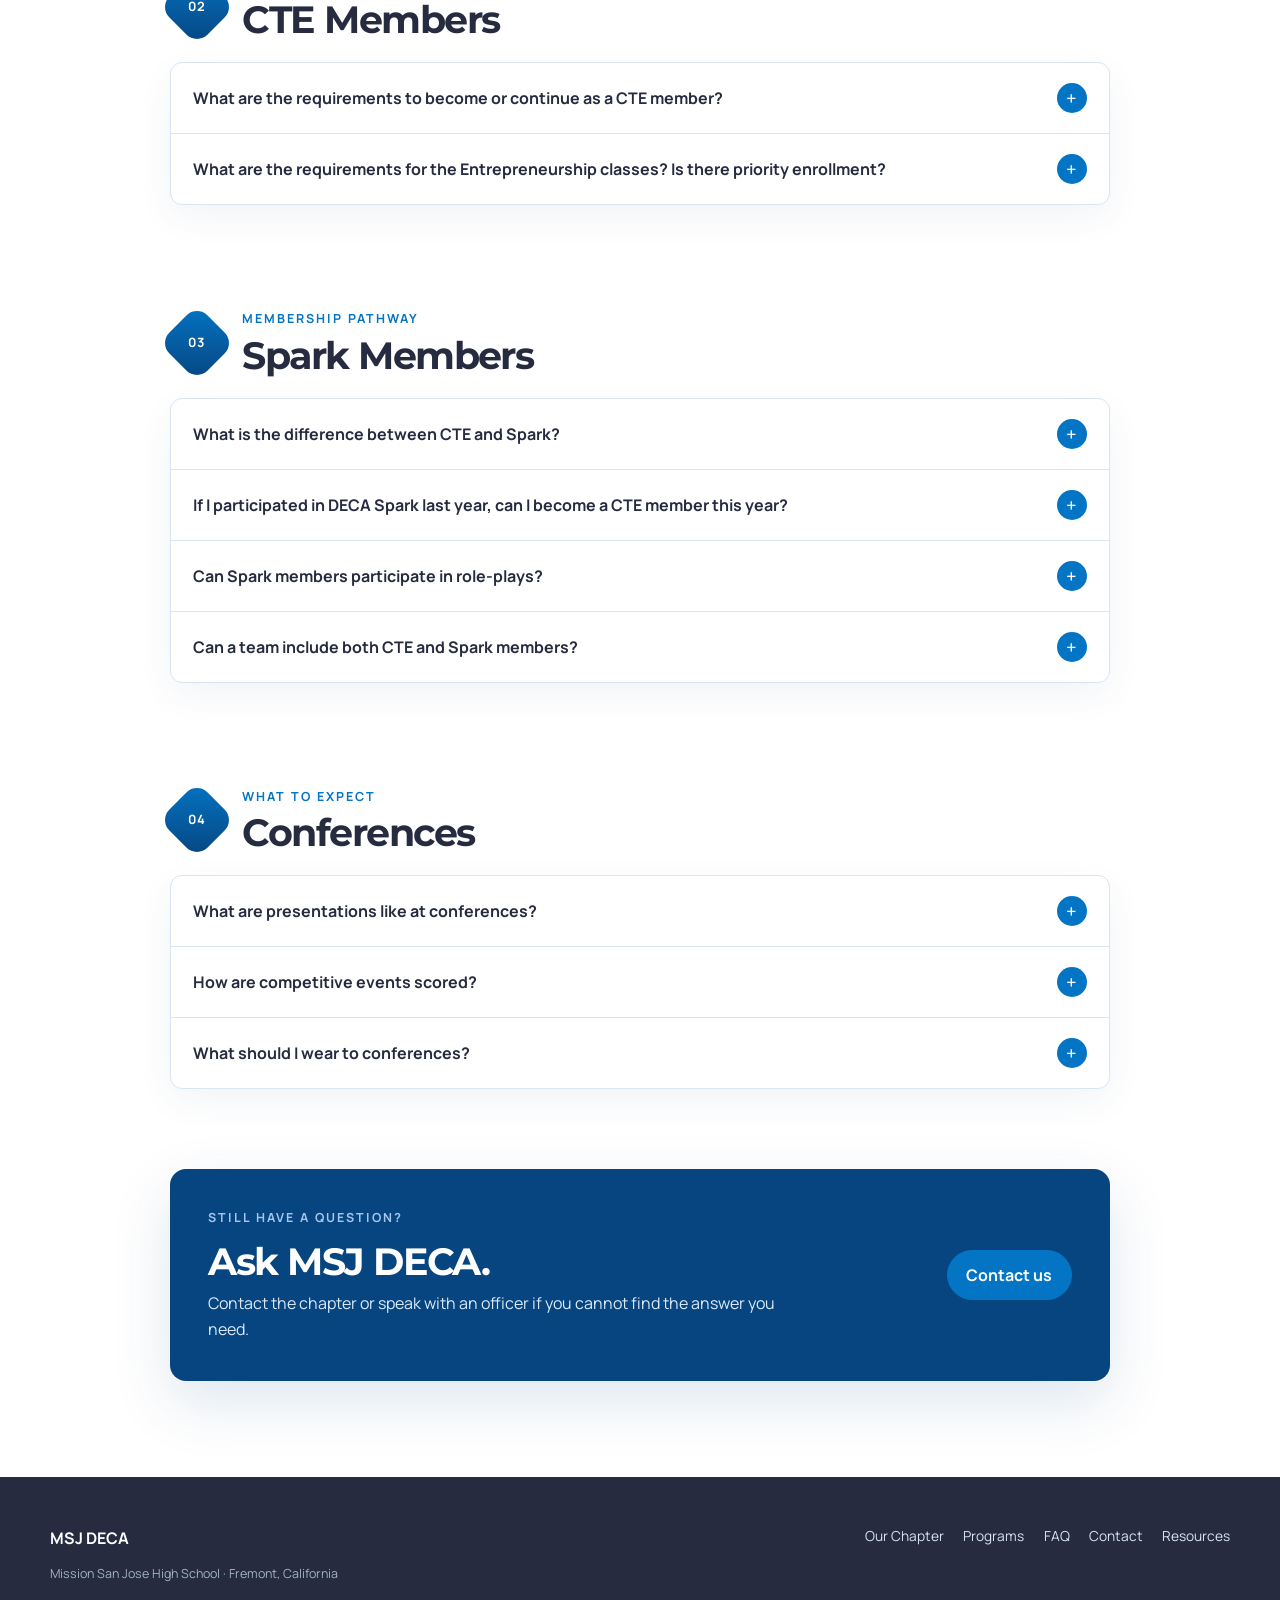
<file: pages/faq.html>
<!DOCTYPE html>
<html lang="en">
<head>
  <meta charset="UTF-8">
  <meta name="viewport" content="width=device-width, initial-scale=1.0">
  <meta name="description" content="Answers to common questions about MSJ DECA membership, competitive events, Spark, CTE, and conferences.">
  <title>FAQ | MSJ DECA</title>
  <link rel="stylesheet" href="../style.css">
  <script src="../script.js" defer></script>
</head>
<body>
  <a class="skip-link" href="#main-content">Skip to content</a>

  <header class="site-header">
    <div class="container nav-wrap">
      <a class="brand" href="../index.html">
        <span class="brand-mark" aria-hidden="true"></span>
        <span>MSJ DECA</span>
      </a>

      <button class="menu-toggle" type="button" data-menu-toggle aria-expanded="false" aria-label="Open navigation">☰</button>

      <nav class="site-nav" data-site-nav>
        <ul class="nav-list">
          <li><a class="nav-link" href="../index.html">Home</a></li>
          <li class="nav-dropdown">
            <button class="nav-dropdown-button" type="button" data-dropdown-button aria-expanded="false">Our Chapter <span>⌄</span></button>
            <div class="dropdown-menu">
              <a href="mission.html">Mission Statement</a>
              <a href="officers.html">Officers</a>
              <a href="dlt.html">Diamond Leadership Team</a>
              <a href="dmt.html">Diamond Marketing Team</a>
            </div>
          </li>
          <li><a class="nav-link" href="programs.html">Programs</a></li>
          <li><a class="nav-link" href="faq.html" aria-current="page">FAQ</a></li>
          <li><a class="nav-link nav-cta" href="login.html">Member Resources ↗</a></li>
        </ul>
      </nav>
    </div>
  </header>

  <main id="main-content">
    <section class="page-hero faq-hero">
      <div class="container center">
        <p class="eyebrow">Frequently asked questions</p>
        <h1>Questions? Start here.</h1>
        <p class="lede">Find answers about competitive events, membership pathways, Spark, CTE, and conferences.</p>

        <nav class="faq-category-nav" aria-label="FAQ categories">
          <a href="#competitive-events">Competitive Events</a>
          <a href="#cte-members">CTE Members</a>
          <a href="#spark-members">Spark Members</a>
          <a href="#conferences">Conferences</a>
        </nav>
      </div>
    </section>

    <section class="section faq-section">
      <div class="container">
        <section class="faq-group" id="competitive-events">
          <div class="faq-group-heading">
            <p class="faq-group-number"><span>01</span></p>
            <div>
              <p class="eyebrow">Competition</p>
              <h2>Competitive Events</h2>
            </div>
          </div>

          <div class="faq-list">
            <article class="faq-item">
              <button class="faq-question" type="button" data-faq-question aria-expanded="false" aria-controls="faq-1">
                Where can I find the list of role-plays and prepared events I can do?
                <span class="faq-icon" aria-hidden="true">+</span>
              </button>
              <div class="faq-answer" id="faq-1">
                <p>Visit <a href="https://www.deca.org/compete" target="_blank" rel="noopener noreferrer">DECA’s Competitive Events page</a> for a complete list of events, sample events, and official guidelines.</p>
                <p>Please also note these MSJ DECA restrictions:</p>
                <ol>
                  <li>Only first-year members may compete in Principles role-play events.</li>
                  <li>Only returning members may compete in Project Management events after receiving approval from the officer team and Mr. Liu.</li>
                </ol>
              </div>
            </article>

            <article class="faq-item">
              <button class="faq-question" type="button" data-faq-question aria-expanded="false" aria-controls="faq-2">
                How many events can I compete in?
                <span class="faq-icon" aria-hidden="true">+</span>
              </button>
              <div class="faq-answer" id="faq-2">
                <p>Aside from online events such as VBC, SMG, ELC, and other special or online challenges, students may compete in a maximum of two competitive events: one prepared or written event and one series role-play event.</p>
              </div>
            </article>

            <article class="faq-item">
              <button class="faq-question" type="button" data-faq-question aria-expanded="false" aria-controls="faq-3">
                How do I know which cluster is best for me?
                <span class="faq-icon" aria-hidden="true">+</span>
              </button>
              <div class="faq-answer" id="faq-3">
                <p>DECA events are organized into five career clusters:</p>
                <ul>
                  <li><strong>Business Management &amp; Administration:</strong> Administrative services, business information management, general management, human resources, operations, and business ethics.</li>
                  <li><strong>Marketing:</strong> Exploring, creating, and delivering value to meet the needs of a target market. These events often offer creative freedom and opportunities to design marketing campaigns.</li>
                  <li><strong>Finance:</strong> Accounting, banking services, business finance, insurance, securities, and investments. Personal Financial Literacy focuses on skills such as budgeting, tracking spending, paying off debt, and planning for retirement.</li>
                  <li><strong>Entrepreneurship:</strong> Creating and learning how to run businesses, including start-ups, franchises, international businesses, and business growth plans.</li>
                  <li><strong>Hospitality &amp; Tourism:</strong> Marketing and management functions related to hotels, restaurants, tourism, and travel.</li>
                </ul>
              </div>
            </article>

            <article class="faq-item">
              <button class="faq-question" type="button" data-faq-question aria-expanded="false" aria-controls="faq-4">
                How do I know which event is best for me?
                <span class="faq-icon" aria-hidden="true">+</span>
              </button>
              <div class="faq-answer" id="faq-4">
                <p>Different events use different formats, guidelines, rubrics, and skill sets. Start by thinking about whether you prefer working alone or with a team, presenting with limited preparation, developing a prepared presentation, conducting research, or competing online.</p>

                <h3>Role-plays</h3>
                <ul>
                  <li>For <strong>first-year members</strong>, <a href="https://cdn.prod.website-files.com/635c470cc81318fc3e9c1e0e/685ae0e69e75444393874d76_HS_PBA_Guidelines.pdf" target="_blank" rel="noopener noreferrer">Principles events</a> are a popular option.</li>
                  <li>If you like <strong>working alone</strong>, consider <a href="https://cdn.prod.website-files.com/635c470cc81318fc3e9c1e0e/685ae17f400cac206b1afc09_HS_Series_Guidelines.pdf" target="_blank" rel="noopener noreferrer">Individual Series</a> or <a href="https://cdn.prod.website-files.com/635c470cc81318fc3e9c1e0e/68558709ae8e160ca834bdba_HS_PSC_Guidelines.pdf" target="_blank" rel="noopener noreferrer">Professional Selling</a>.</li>
                  <li>If you like <strong>brainstorming and presenting with a partner</strong>, consider <a href="https://cdn.prod.website-files.com/635c470cc81318fc3e9c1e0e/685ae2339749fd90c54cc76b_HS_TDM_Guidelines.pdf" target="_blank" rel="noopener noreferrer">Team Decision Making</a>. These events generally provide more preparation time than individual role-plays.</li>
                </ul>

                <h3>Prepared events</h3>
                <ul>
                  <li>If you like creating campaigns for existing products, events, or services, consider an <a href="https://cdn.prod.website-files.com/635c470cc81318fc3e9c1e0e/6855773a2dab86854af81ab3_HS_IMC_Guidelines.pdf" target="_blank" rel="noopener noreferrer">Integrated Marketing Campaign</a>.</li>
                  <li>If you like researching existing companies, developing strategic plans, and writing detailed reports, consider <a href="https://cdn.prod.website-files.com/635c470cc81318fc3e9c1e0e/68557abce97b1686ca81f23b_HS_BOR_Guidelines.pdf" target="_blank" rel="noopener noreferrer">Operations Research</a>.</li>
                </ul>

                <h3>Online events</h3>
                <ul>
                  <li>If you are interested in simulating a business, consider the <a href="https://assets-global.website-files.com/635c470cc81318fc3e9c1e0e/649b555a73245428071ae169_HS_VBC_Guidelines.pdf" target="_blank" rel="noopener noreferrer">Virtual Business Challenge</a>.</li>
                  <li>If you are interested in investing, consider the <a href="https://assets-global.website-files.com/635c470cc81318fc3e9c1e0e/649b542b08920dc4c95c16ce_HS_SMG_Guidelines.pdf" target="_blank" rel="noopener noreferrer">Stock Market Game</a>.</li>
                </ul>

                <p>Explore more options at <a href="https://www.deca.org/compete" target="_blank" rel="noopener noreferrer">deca.org/compete</a>, or try the <a href="https://www.decaplus.org/access/find-your-event" target="_blank" rel="noopener noreferrer">DECA Find Your Event quiz</a>.</p>
              </div>
            </article>

            <article class="faq-item">
              <button class="faq-question" type="button" data-faq-question aria-expanded="false" aria-controls="faq-5">
                What is the difference between choosing a cluster and choosing an event?
                <span class="faq-icon" aria-hidden="true">+</span>
              </button>
              <div class="faq-answer" id="faq-5">
                <p>A <strong>cluster</strong> is a broad career category containing several related events. An <strong>event</strong> is the specific competitive category in which a student specializes at a conference.</p>
                <p>For example, under the Marketing cluster, students can compete in events such as <em>Integrated Marketing Campaign—Event</em> or <em>Buying and Merchandising Team Decision Making</em>.</p>
              </div>
            </article>

            <article class="faq-item">
              <button class="faq-question" type="button" data-faq-question aria-expanded="false" aria-controls="faq-6">
                If I choose different clusters for my role-play and prepared event, do I take two tests?
                <span class="faq-icon" aria-hidden="true">+</span>
              </button>
              <div class="faq-answer" id="faq-6">
                <p>It depends on the events you choose. Check each event’s guidelines at <a href="https://www.deca.org/compete" target="_blank" rel="noopener noreferrer">deca.org/compete</a> to see which exam is required. If both events require the same exam—for example, the Marketing exam—you take that exam once, and the same score is used for both events.</p>
              </div>
            </article>

            <article class="faq-item">
              <button class="faq-question" type="button" data-faq-question aria-expanded="false" aria-controls="faq-7">
                Can I change my cluster or event later?
                <span class="faq-icon" aria-hidden="true">+</span>
              </button>
              <div class="faq-answer" id="faq-7">
                <p>Yes, you may change your cluster or event before registration closes for an official conference. However, deciding early gives you more time to prepare. Once you are registered for a conference, you must compete in that event. At ICDC, members compete in the event for which they qualified and cannot switch events.</p>
              </div>
            </article>

            <article class="faq-item">
              <button class="faq-question" type="button" data-faq-question aria-expanded="false" aria-controls="faq-8">
                Do I have to do both a prepared event and a role-play? Must they be in the same cluster?
                <span class="faq-icon" aria-hidden="true">+</span>
              </button>
              <div class="faq-answer" id="faq-8">
                <p>MSJ DECA members compete in both a prepared or written event and a role-play event. They do not have to be in the same cluster. If they require different cluster exams, you may need to take two separate, back-to-back exams at the conference.</p>
              </div>
            </article>

            <article class="faq-item">
              <button class="faq-question" type="button" data-faq-question aria-expanded="false" aria-controls="faq-9">
                Can my partners be different for my prepared event and role-play?
                <span class="faq-icon" aria-hidden="true">+</span>
              </button>
              <div class="faq-answer" id="faq-9">
                <p>Yes. You may choose different partners for your prepared or written event and your role-play event.</p>
              </div>
            </article>

            <article class="faq-item">
              <button class="faq-question" type="button" data-faq-question aria-expanded="false" aria-controls="faq-10">
                Can I reuse my written report from last year?
                <span class="faq-icon" aria-hidden="true">+</span>
              </button>
              <div class="faq-answer" id="faq-10">
                <p>No. DECA guidelines prohibit copying, reusing, or editing reports from previous years. Reports must be new and original, although you may study examples for reference. Returning members are encouraged to explore new ideas and learn something new through the process.</p>
              </div>
            </article>

            <article class="faq-item">
              <button class="faq-question" type="button" data-faq-question aria-expanded="false" aria-controls="faq-11">
                What is a Project Management event, and what are its advantages?
                <span class="faq-icon" aria-hidden="true">+</span>
              </button>
              <div class="faq-answer" id="faq-11">
                <p>Project Management events allow members to plan, direct, and evaluate projects with real-world impact. Several categories are available depending on the type of institution, campaign, or community project involved.</p>
                <p>These events are a strong way to demonstrate initiative, leadership, and community impact. Returning members interested in creating a tangible project may find this format especially rewarding. MSJ DECA approval requirements still apply.</p>
              </div>
            </article>
          </div>
        </section>

        <section class="faq-group" id="cte-members">
          <div class="faq-group-heading">
            <p class="faq-group-number"><span>02</span></p>
            <div>
              <p class="eyebrow">Membership pathway</p>
              <h2>CTE Members</h2>
            </div>
          </div>

          <div class="faq-list">
            <article class="faq-item">
              <button class="faq-question" type="button" data-faq-question aria-expanded="false" aria-controls="faq-12">
                What are the requirements to become or continue as a CTE member?
                <span class="faq-icon" aria-hidden="true">+</span>
              </button>
              <div class="faq-answer" id="faq-12">
                <p>To be a CTE member, a student must be enrolled in or have completed the Entrepreneurship CTE pathway, which includes both Entrepreneurship and Entrepreneurial Marketing.</p>
                <p>Beginning with the 2026–27 school year, students may not take a gap year between the two courses and must complete the pathway in consecutive years.</p>
              </div>
            </article>

            <article class="faq-item">
              <button class="faq-question" type="button" data-faq-question aria-expanded="false" aria-controls="faq-13">
                What are the requirements for the Entrepreneurship classes? Is there priority enrollment?
                <span class="faq-icon" aria-hidden="true">+</span>
              </button>
              <div class="faq-answer" id="faq-13">
                <p>There is no prerequisite for the first course in the pathway. The second course may only be taken after completing the first.</p>
                <p>When classes fill, priority is based on seniority: seniors receive priority first, followed by juniors, sophomores, and freshmen. These classes often have long registration waitlists, so do not be discouraged if you cannot enroll immediately—DECA Spark offers another way to participate.</p>
              </div>
            </article>
          </div>
        </section>

        <section class="faq-group" id="spark-members">
          <div class="faq-group-heading">
            <p class="faq-group-number"><span>03</span></p>
            <div>
              <p class="eyebrow">Membership pathway</p>
              <h2>Spark Members</h2>
            </div>
          </div>

          <div class="faq-list">
            <article class="faq-item">
              <button class="faq-question" type="button" data-faq-question aria-expanded="false" aria-controls="faq-14">
                What is the difference between CTE and Spark?
                <span class="faq-icon" aria-hidden="true">+</span>
              </button>
              <div class="faq-answer" id="faq-14">
                <p>The main difference is conference eligibility. CTE members may participate in official DECA events, including regional, state, and international conferences. MSJ DECA-hosted activities—including weekly workshops, advisories, MiniCons, and community service events—are open to both CTE and Spark members.</p>
              </div>
            </article>

            <article class="faq-item">
              <button class="faq-question" type="button" data-faq-question aria-expanded="false" aria-controls="faq-15">
                If I participated in DECA Spark last year, can I become a CTE member this year?
                <span class="faq-icon" aria-hidden="true">+</span>
              </button>
              <div class="faq-answer" id="faq-15">
                <p>You may register as a CTE member only if you are enrolled in the eligible CTE Entrepreneurship course taught by Mr. Liu. A year in Spark does not count as a year of official DECA membership.</p>
              </div>
            </article>

            <article class="faq-item">
              <button class="faq-question" type="button" data-faq-question aria-expanded="false" aria-controls="faq-16">
                Can Spark members participate in role-plays?
                <span class="faq-icon" aria-hidden="true">+</span>
              </button>
              <div class="faq-answer" id="faq-16">
                <p>Yes. Spark members prepare both a written or prepared event and a role-play. They may work with the same event formats, but they do not attend official conferences. Instead, they present their events at MSJ DECA MiniCons.</p>
              </div>
            </article>

            <article class="faq-item">
              <button class="faq-question" type="button" data-faq-question aria-expanded="false" aria-controls="faq-17">
                Can a team include both CTE and Spark members?
                <span class="faq-icon" aria-hidden="true">+</span>
              </button>
              <div class="faq-answer" id="faq-17">
                <p>No. For a team to compete at an official conference, every team member must be a registered CTE member. Spark members may team with other Spark members, while CTE members may team with other CTE members.</p>
              </div>
            </article>
          </div>
        </section>

        <section class="faq-group" id="conferences">
          <div class="faq-group-heading">
            <p class="faq-group-number"><span>04</span></p>
            <div>
              <p class="eyebrow">What to expect</p>
              <h2>Conferences</h2>
            </div>
          </div>

          <div class="faq-list">
            <article class="faq-item">
              <button class="faq-question" type="button" data-faq-question aria-expanded="false" aria-controls="faq-18">
                What are presentations like at conferences?
                <span class="faq-icon" aria-hidden="true">+</span>
              </button>
              <div class="faq-answer" id="faq-18">
                <p>Competitor schedules and presentation times are generally released shortly before presentations. Arrive at the competition area before your assigned time, locate the table for your event, check in with the volunteer, and wait for your name to be called.</p>
                <p>For prepared events, you will be brought to your judge and deliver your prepared presentation. For role-play events, you will receive your prompt and preparation time before presenting to a judge. Judges may ask questions at the end of either type of presentation.</p>
              </div>
            </article>

            <article class="faq-item">
              <button class="faq-question" type="button" data-faq-question aria-expanded="false" aria-controls="faq-19">
                How are competitive events scored?
                <span class="faq-icon" aria-hidden="true">+</span>
              </button>
              <div class="faq-answer" id="faq-19">
                <p>Every event has its own rubric. Prepared and written events are evaluated using their required sections, while role-plays are scored using performance indicators. Find the current rubric for your event on the <a href="https://www.deca.org/compete" target="_blank" rel="noopener noreferrer">DECA Competitive Events page</a>.</p>
                <p>Your overall event result may combine presentation or written-component scores with a cluster exam score. Because scoring differs by event, always check the current official guidelines for your specific event.</p>
              </div>
            </article>

            <article class="faq-item">
              <button class="faq-question" type="button" data-faq-question aria-expanded="false" aria-controls="faq-20">
                What should I wear to conferences?
                <span class="faq-icon" aria-hidden="true">+</span>
              </button>
              <div class="faq-answer" id="faq-20">
                <p>Wear business formal clothing for judged events, including prepared presentations and role-plays. Business casual clothing may be permitted for testing sessions. Follow all conference-specific dress instructions shared by the chapter.</p>
              </div>
            </article>
          </div>
        </section>

        <aside class="faq-help-card">
          <div>
            <p class="eyebrow">Still have a question?</p>
            <h2>Ask MSJ DECA.</h2>
            <p>Contact the chapter or speak with an officer if you cannot find the answer you need.</p>
          </div>
          <a class="button button-primary" href="mailto:REPLACE-WITH-CHAPTER-EMAIL">Contact us</a>
        </aside>
      </div>
    </section>
  </main>

  <footer class="site-footer">
    <div class="container footer-grid">
      <div>
        <div class="footer-title">MSJ DECA</div>
        <p class="footer-note">Mission San Jose High School · Fremont, California</p>
      </div>
      <div class="footer-links">
        <a href="mission.html">Our Chapter</a>
        <a href="programs.html">Programs</a>
        <a href="faq.html">FAQ</a>
        <a href="login.html">Resources</a>
      </div>
    </div>
  </footer>
</body>
</html>
</file>
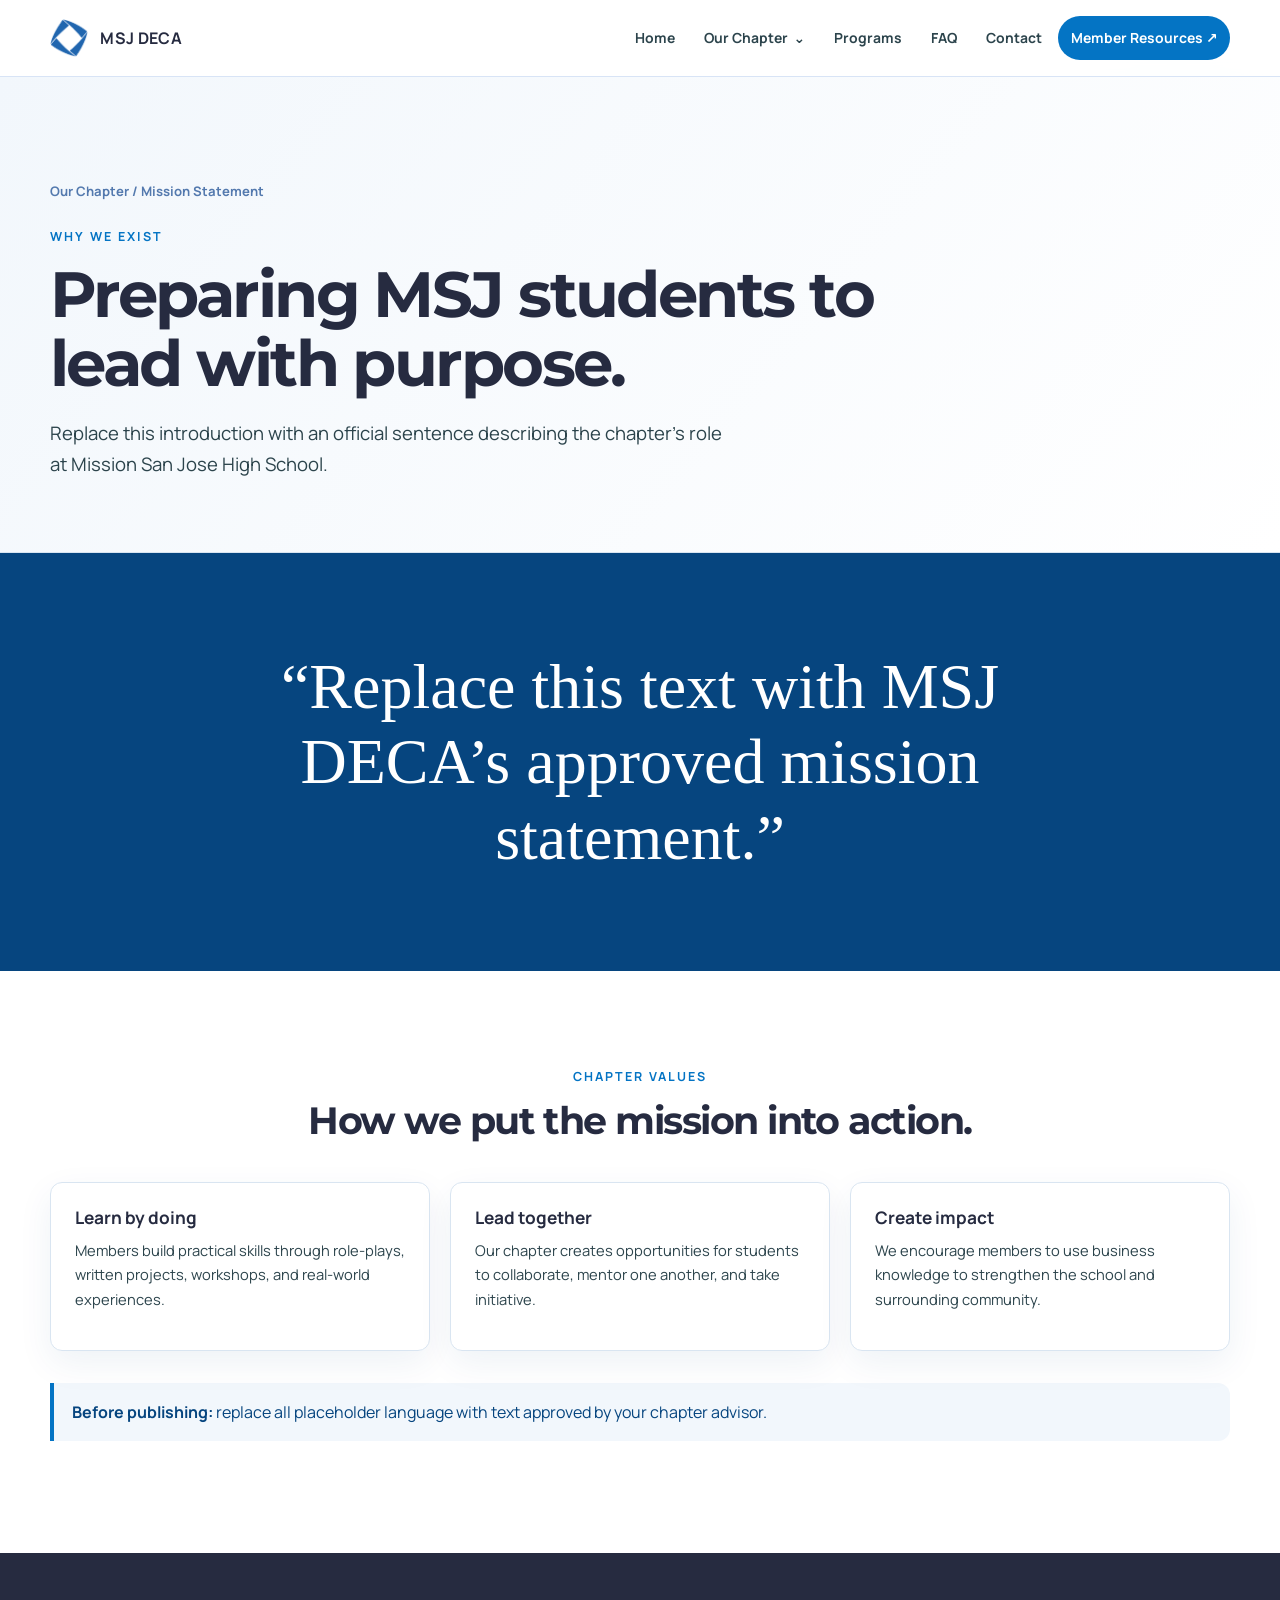
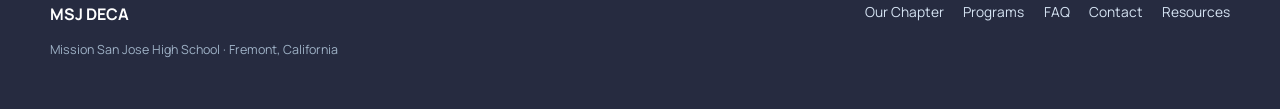
<file: pages/mission.html>
<!DOCTYPE html>
<html lang="en">
<head>
  <meta charset="UTF-8"><meta name="viewport" content="width=device-width, initial-scale=1.0">
  <meta name="description" content="Learn about MSJ DECA's mission and values.">
  <title>Mission Statement | MSJ DECA</title>
  <link rel="stylesheet" href="../style.css"><script src="../script.js" defer></script>
</head>
<body>
  <a class="skip-link" href="#main-content">Skip to content</a>
  <header class="site-header"><div class="container nav-wrap">
    <a class="brand" href="../index.html"><span class="brand-mark" aria-hidden="true"></span><span>MSJ DECA</span></a>
    <button class="menu-toggle" type="button" data-menu-toggle aria-expanded="false" aria-label="Open navigation">☰</button>
    <nav class="site-nav" data-site-nav><ul class="nav-list">
      <li><a class="nav-link" href="../index.html">Home</a></li>
      <li class="nav-dropdown"><button class="nav-dropdown-button" type="button" data-dropdown-button aria-expanded="false">Our Chapter <span>⌄</span></button><div class="dropdown-menu"><a href="mission.html">Mission Statement</a><a href="officers.html">Officers</a><a href="dlt.html">Diamond Leadership Team</a><a href="dmt.html">Diamond Marketing Team</a></div></li>
      <li><a class="nav-link" href="programs.html">Programs</a></li><li><a class="nav-link" href="faq.html">FAQ</a></li><li><a class="nav-link nav-cta" href="login.html">Member Resources ↗</a></li>
    </ul></nav>
  </div></header>
  <main id="main-content">
    <section class="page-hero"><div class="container"><p class="breadcrumb">Our Chapter / Mission Statement</p><p class="eyebrow">Why we exist</p><h1>Preparing MSJ students to lead with purpose.</h1><p class="lede">Replace this introduction with an official sentence describing the chapter's role at Mission San Jose High School.</p></div></section>
    <section class="section section-blue"><div class="container"><p class="mission-quote">“Replace this text with MSJ DECA’s approved mission statement.”</p></div></section>
    <section class="section"><div class="container"><div class="center"><p class="eyebrow">Chapter values</p><h2>How we put the mission into action.</h2></div><div class="values-grid" style="margin-top:2.5rem;">
      <article class="value-card"><h3>Learn by doing</h3><p>Members build practical skills through role-plays, written projects, workshops, and real-world experiences.</p></article>
      <article class="value-card"><h3>Lead together</h3><p>Our chapter creates opportunities for students to collaborate, mentor one another, and take initiative.</p></article>
      <article class="value-card"><h3>Create impact</h3><p>We encourage members to use business knowledge to strengthen the school and surrounding community.</p></article>
    </div><p class="notice" style="margin-top:2rem;"><strong>Before publishing:</strong> replace all placeholder language with text approved by your chapter advisor.</p></div></section>
  </main>
  <footer class="site-footer"><div class="container footer-grid"><div><div class="footer-title">MSJ DECA</div><p class="footer-note">Mission San Jose High School · Fremont, California</p></div><div class="footer-links"><a href="mission.html">Our Chapter</a><a href="programs.html">Programs</a><a href="faq.html">FAQ</a><a href="login.html">Resources</a></div></div></footer>
</body>
</html>
</file>
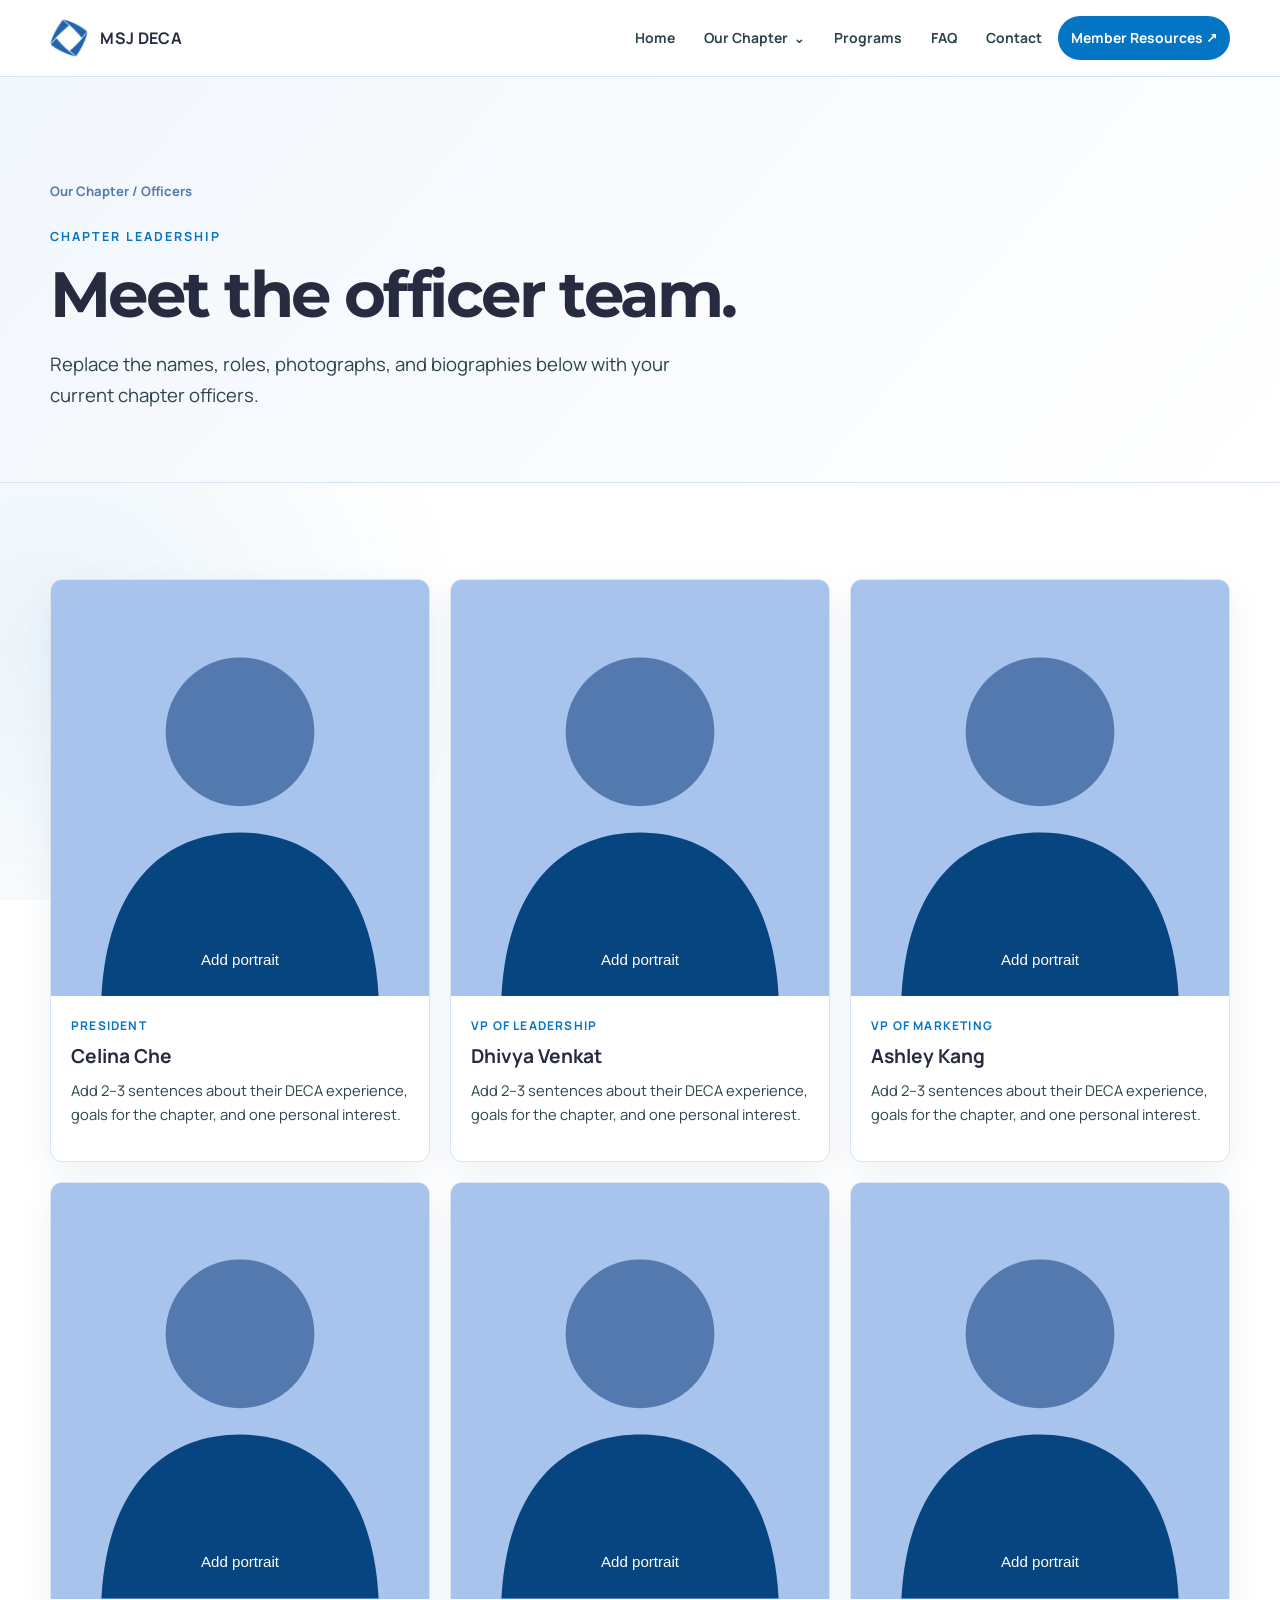
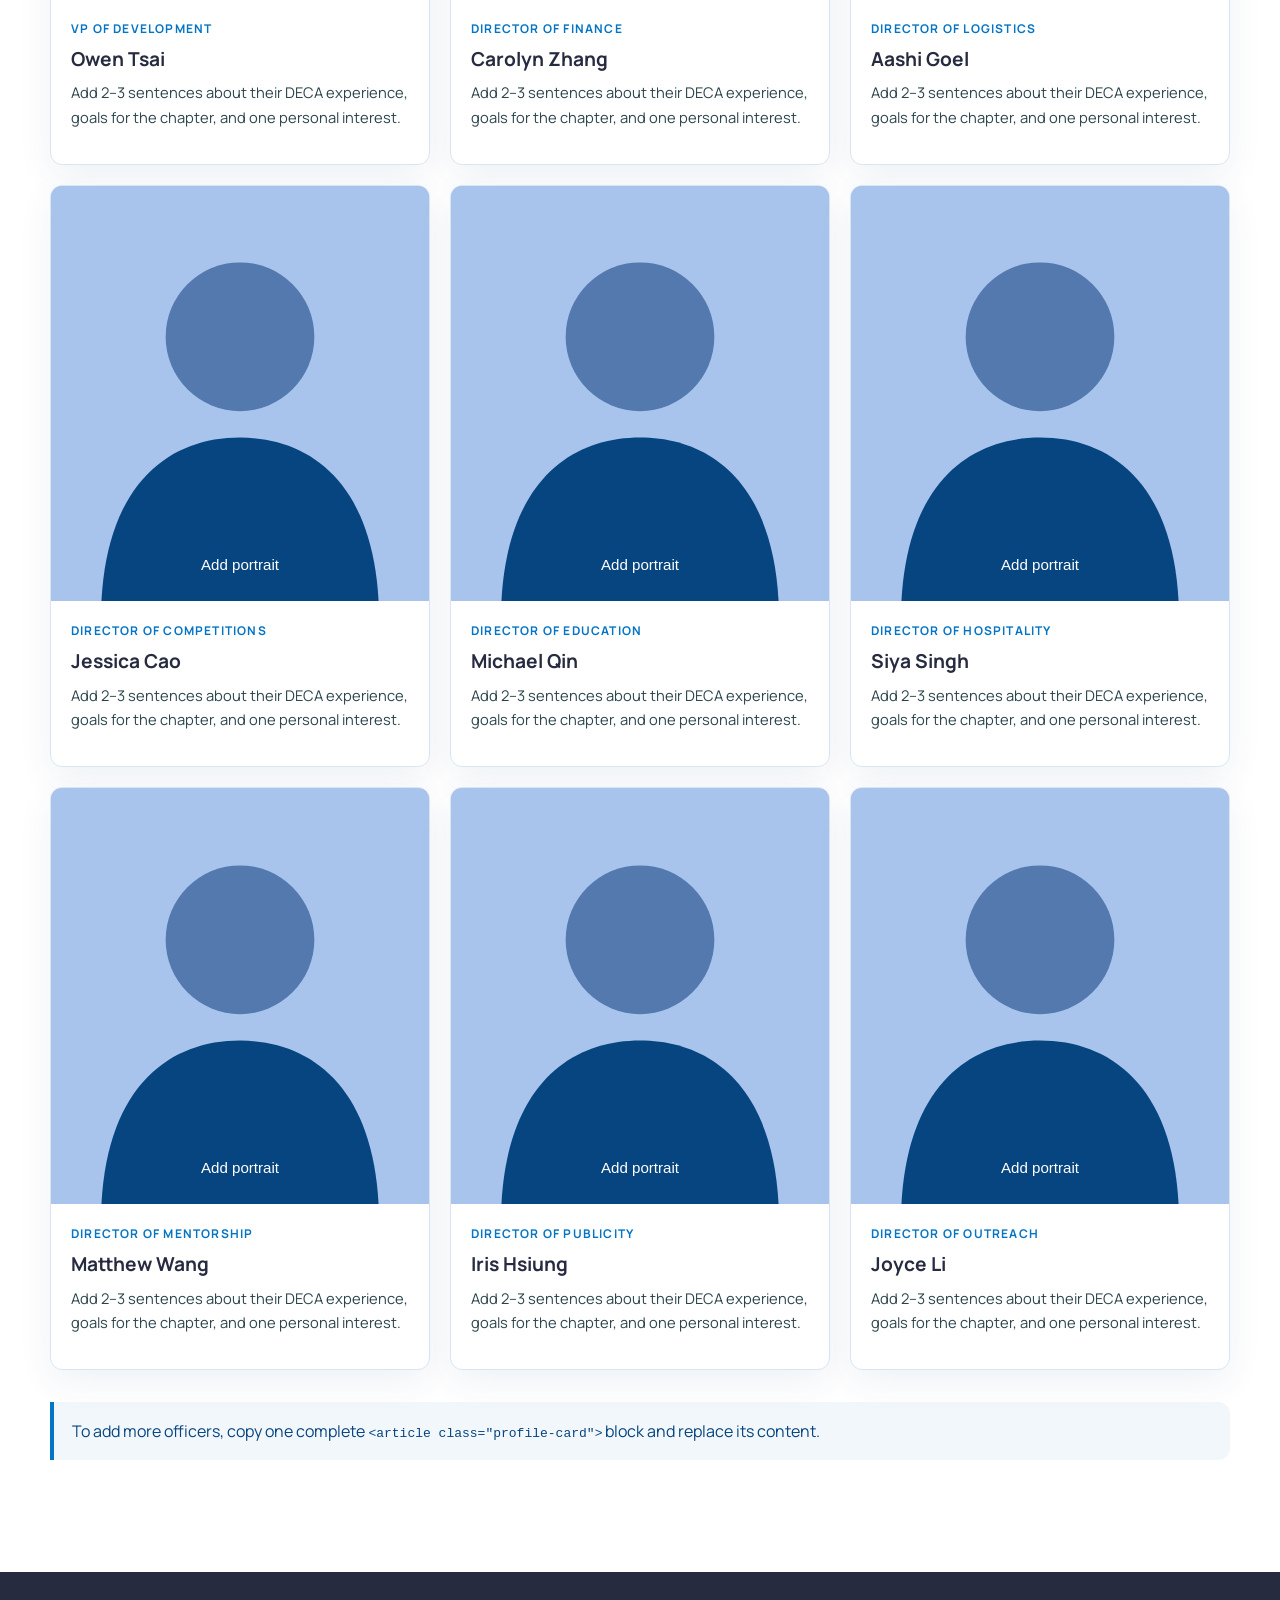
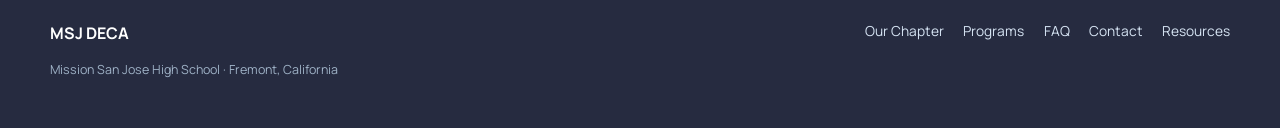
<file: pages/officers.html>
<!DOCTYPE html>
<html lang="en">
<head>
  <meta charset="UTF-8"><meta name="viewport" content="width=device-width, initial-scale=1.0">
  <meta name="description" content="Meet the MSJ DECA chapter officers."><title>Officers | MSJ DECA</title>
  <link rel="stylesheet" href="../style.css"><script src="../script.js" defer></script>
</head>
<body>
  <a class="skip-link" href="#main-content">Skip to content</a>
  <header class="site-header"><div class="container nav-wrap"><a class="brand" href="../index.html"><span class="brand-mark" aria-hidden="true"></span><span>MSJ DECA</span></a><button class="menu-toggle" type="button" data-menu-toggle aria-expanded="false" aria-label="Open navigation">☰</button><nav class="site-nav" data-site-nav><ul class="nav-list"><li><a class="nav-link" href="../index.html">Home</a></li><li class="nav-dropdown"><button class="nav-dropdown-button" type="button" data-dropdown-button aria-expanded="false">Our Chapter <span>⌄</span></button><div class="dropdown-menu"><a href="mission.html">Mission Statement</a><a href="officers.html">Officers</a><a href="dlt.html">Diamond Leadership Team</a><a href="dmt.html">Diamond Marketing Team</a></div></li><li><a class="nav-link" href="programs.html">Programs</a></li><li><a class="nav-link" href="faq.html">FAQ</a></li><li><a class="nav-link nav-cta" href="login.html">Member Resources ↗</a></li></ul></nav></div></header>
  <main id="main-content">
    <section class="page-hero"><div class="container"><p class="breadcrumb">Our Chapter / Officers</p><p class="eyebrow">Chapter leadership</p><h1>Meet the officer team.</h1><p class="lede">Replace the names, roles, photographs, and biographies below with your current chapter officers.</p></div></section>
    <section class="section"><div class="container"><div class="profile-grid">
      <article class="profile-card"><img class="profile-photo" src="../images/person-placeholder.svg" alt="Portrait placeholder for chapter president"><div class="profile-copy"><div class="profile-role">President</div><h3>Celina Che</h3><p>Add 2–3 sentences about their DECA experience, goals for the chapter, and one personal interest.</p></div></article>
      <article class="profile-card"><img class="profile-photo" src="../images/person-placeholder.svg" alt="Portrait placeholder for vice president"><div class="profile-copy"><div class="profile-role">VP of Leadership</div><h3>Dhivya Venkat</h3><p>Add 2–3 sentences about their DECA experience, goals for the chapter, and one personal interest.</p></div></article>
      <article class="profile-card"><img class="profile-photo" src="../images/person-placeholder.svg" alt="Portrait placeholder for officer"><div class="profile-copy"><div class="profile-role">VP of Marketing</div><h3>Ashley Kang</h3><p>Add 2–3 sentences about their DECA experience, goals for the chapter, and one personal interest.</p></div></article>
      <article class="profile-card"><img class="profile-photo" src="../images/person-placeholder.svg" alt="Portrait placeholder for officer"><div class="profile-copy"><div class="profile-role">VP of Development</div><h3>Owen Tsai</h3><p>Add 2–3 sentences about their DECA experience, goals for the chapter, and one personal interest.</p></div></article>
      <article class="profile-card"><img class="profile-photo" src="../images/person-placeholder.svg" alt="Portrait placeholder for officer"><div class="profile-copy"><div class="profile-role">Director of Finance</div><h3>Carolyn Zhang</h3><p>Add 2–3 sentences about their DECA experience, goals for the chapter, and one personal interest.</p></div></article>
      <article class="profile-card"><img class="profile-photo" src="../images/person-placeholder.svg" alt="Portrait placeholder for officer"><div class="profile-copy"><div class="profile-role">Director of Logistics</div><h3>Aashi Goel</h3><p>Add 2–3 sentences about their DECA experience, goals for the chapter, and one personal interest.</p></div></article>
      <article class="profile-card"><img class="profile-photo" src="../images/person-placeholder.svg" alt="Portrait placeholder for officer"><div class="profile-copy"><div class="profile-role">Director of Competitions</div><h3>Jessica Cao</h3><p>Add 2–3 sentences about their DECA experience, goals for the chapter, and one personal interest.</p></div></article>
      <article class="profile-card"><img class="profile-photo" src="../images/person-placeholder.svg" alt="Portrait placeholder for officer"><div class="profile-copy"><div class="profile-role">Director of Education</div><h3>Michael Qin</h3><p>Add 2–3 sentences about their DECA experience, goals for the chapter, and one personal interest.</p></div></article>
      <article class="profile-card"><img class="profile-photo" src="../images/person-placeholder.svg" alt="Portrait placeholder for officer"><div class="profile-copy"><div class="profile-role">Director of Hospitality</div><h3>Siya Singh</h3><p>Add 2–3 sentences about their DECA experience, goals for the chapter, and one personal interest.</p></div></article>
      <article class="profile-card"><img class="profile-photo" src="../images/person-placeholder.svg" alt="Portrait placeholder for officer"><div class="profile-copy"><div class="profile-role">Director of Mentorship</div><h3>Matthew Wang</h3><p>Add 2–3 sentences about their DECA experience, goals for the chapter, and one personal interest.</p></div></article>
      <article class="profile-card"><img class="profile-photo" src="../images/person-placeholder.svg" alt="Portrait placeholder for officer"><div class="profile-copy"><div class="profile-role">Director of Publicity</div><h3>Iris Hsiung</h3><p>Add 2–3 sentences about their DECA experience, goals for the chapter, and one personal interest.</p></div></article>
      <article class="profile-card"><img class="profile-photo" src="../images/person-placeholder.svg" alt="Portrait placeholder for officer"><div class="profile-copy"><div class="profile-role">Director of Outreach</div><h3>Joyce Li</h3><p>Add 2–3 sentences about their DECA experience, goals for the chapter, and one personal interest.</p></div></article>
    </div><p class="notice" style="margin-top:2rem;">To add more officers, copy one complete <code>&lt;article class="profile-card"&gt;</code> block and replace its content.</p></div></section>
  </main>
  <footer class="site-footer"><div class="container footer-grid"><div><div class="footer-title">MSJ DECA</div><p class="footer-note">Mission San Jose High School · Fremont, California</p></div><div class="footer-links"><a href="mission.html">Our Chapter</a><a href="programs.html">Programs</a><a href="faq.html">FAQ</a><a href="login.html">Resources</a></div></div></footer>
</body>
</html>
</file>
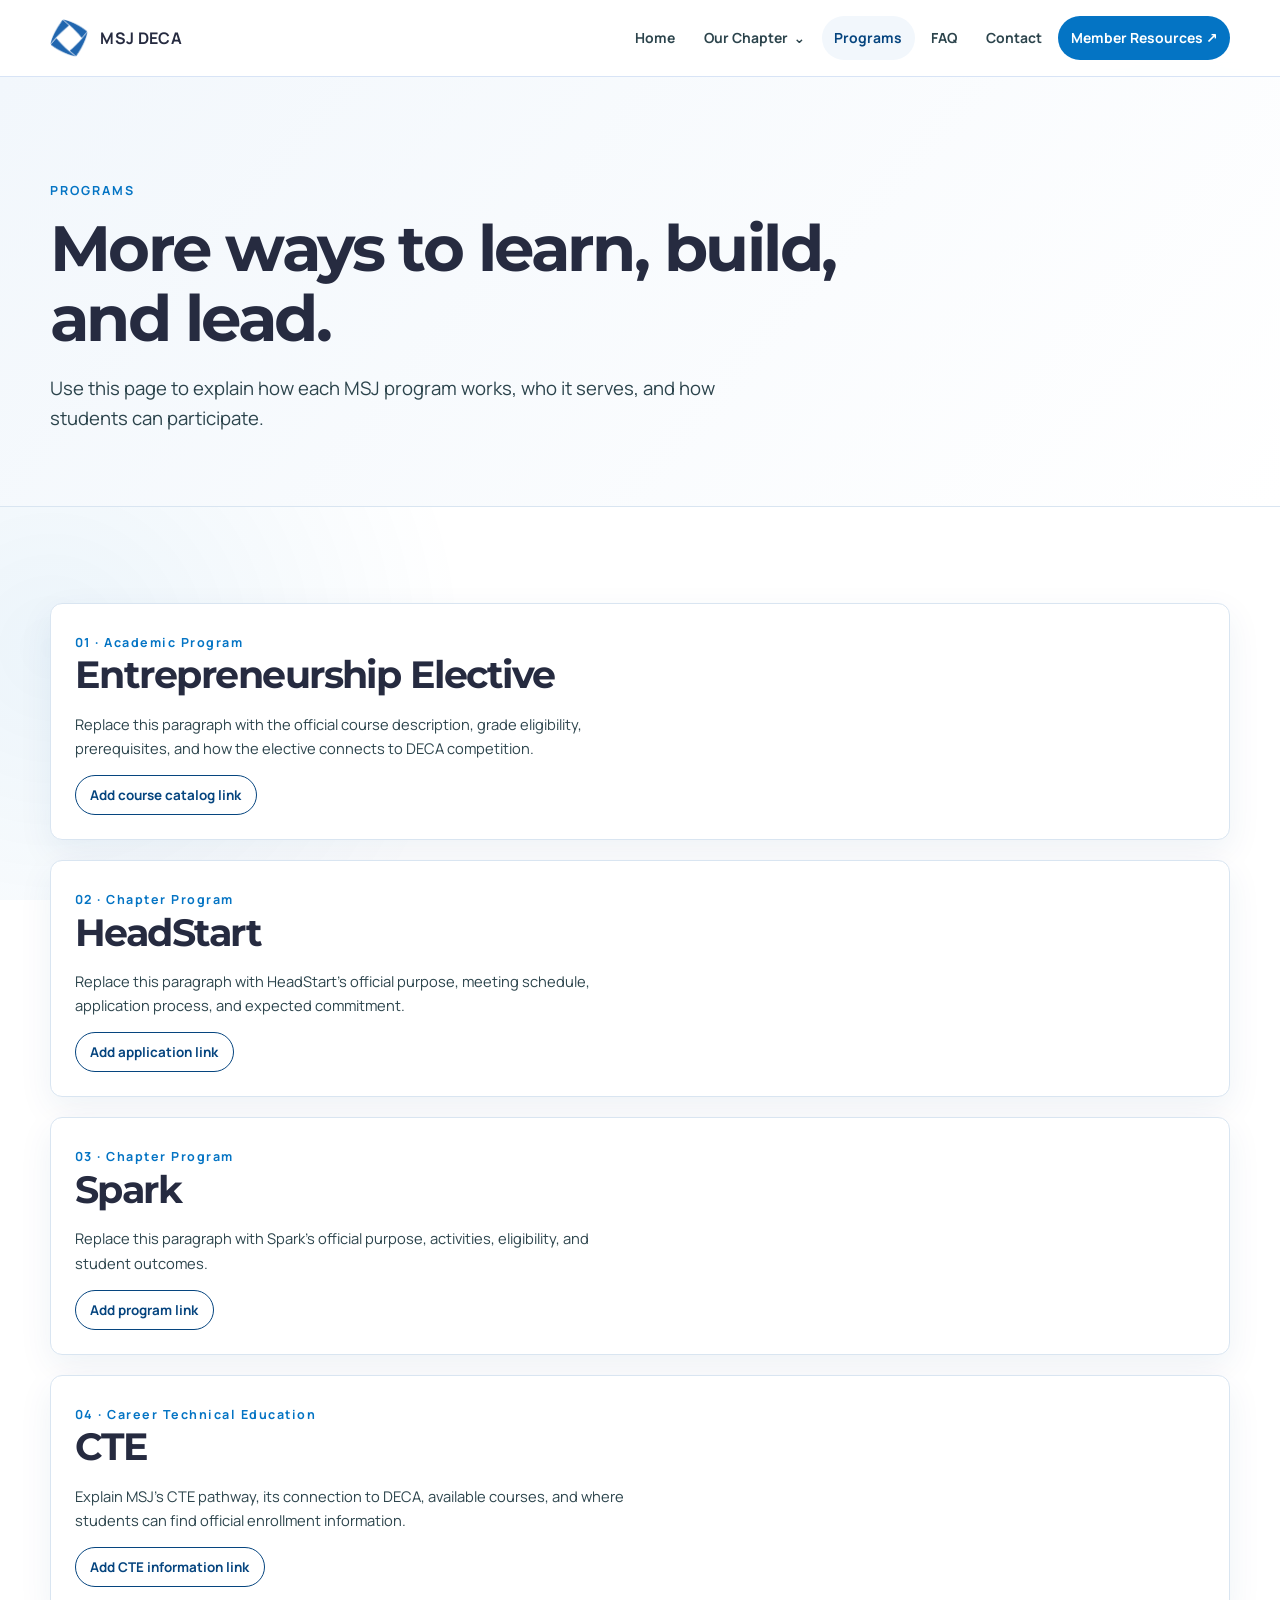
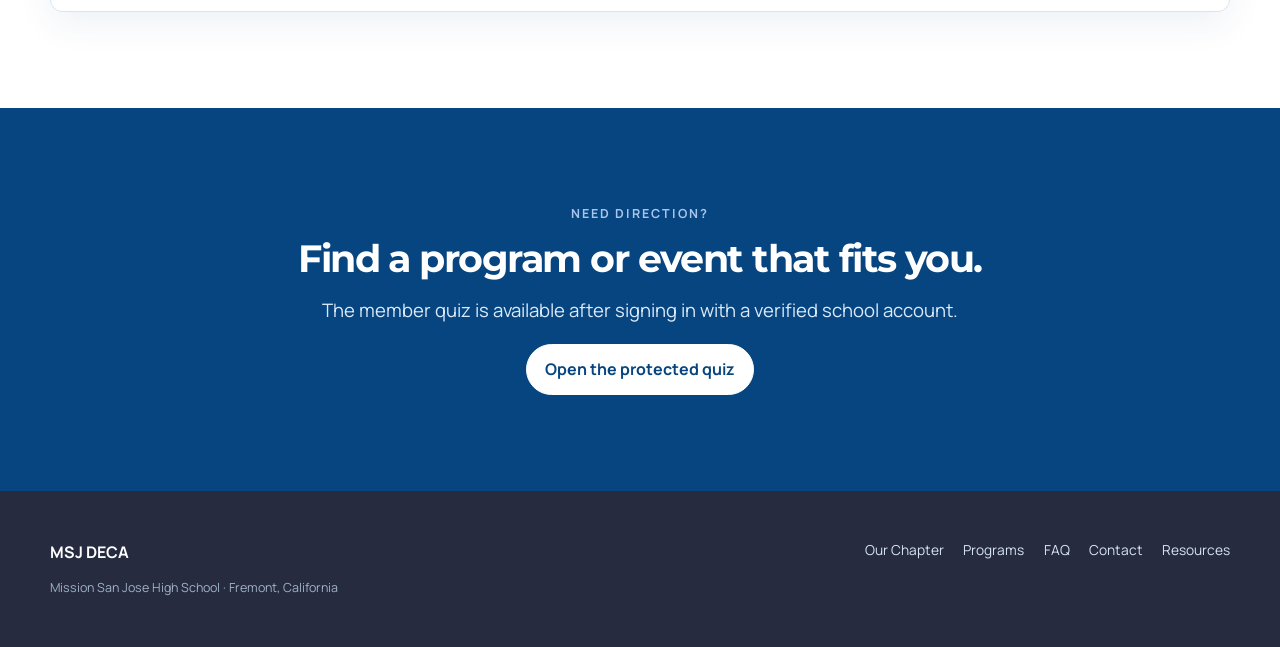
<file: pages/programs.html>
<!DOCTYPE html>
<html lang="en">
<head>
  <meta charset="UTF-8"><meta name="viewport" content="width=device-width, initial-scale=1.0">
  <meta name="description" content="Explore MSJ DECA programs."><title>Programs | MSJ DECA</title>
  <link rel="stylesheet" href="../style.css"><script src="../script.js" defer></script>
</head>
<body>
  <a class="skip-link" href="#main-content">Skip to content</a>
  <header class="site-header"><div class="container nav-wrap"><a class="brand" href="../index.html"><span class="brand-mark" aria-hidden="true"></span><span>MSJ DECA</span></a><button class="menu-toggle" type="button" data-menu-toggle aria-expanded="false" aria-label="Open navigation">☰</button><nav class="site-nav" data-site-nav><ul class="nav-list"><li><a class="nav-link" href="../index.html">Home</a></li><li class="nav-dropdown"><button class="nav-dropdown-button" type="button" data-dropdown-button aria-expanded="false">Our Chapter <span>⌄</span></button><div class="dropdown-menu"><a href="mission.html">Mission Statement</a><a href="officers.html">Officers</a><a href="dlt.html">Diamond Leadership Team</a><a href="dmt.html">Diamond Marketing Team</a></div></li><li><a class="nav-link" href="programs.html" aria-current="page">Programs</a></li><li><a class="nav-link" href="faq.html">FAQ</a></li><li><a class="nav-link nav-cta" href="login.html">Member Resources ↗</a></li></ul></nav></div></header>
  <main id="main-content">
    <section class="page-hero"><div class="container"><p class="eyebrow">Programs</p><h1>More ways to learn, build, and lead.</h1><p class="lede">Use this page to explain how each MSJ program works, who it serves, and how students can participate.</p></div></section>
    <section class="section"><div class="container">
      <article id="entrepreneurship" class="program-card" style="margin-bottom:1.25rem;"><span class="program-number">01 · Academic Program</span><h2>Entrepreneurship Elective</h2><p class="lede">Replace this paragraph with the official course description, grade eligibility, prerequisites, and how the elective connects to DECA competition.</p><span class="button button-small">Add course catalog link</span></article>
      <article id="headstart" class="program-card" style="margin-bottom:1.25rem;"><span class="program-number">02 · Chapter Program</span><h2>HeadStart</h2><p class="lede">Replace this paragraph with HeadStart’s official purpose, meeting schedule, application process, and expected commitment.</p><span class="button button-small">Add application link</span></article>
      <article id="spark" class="program-card" style="margin-bottom:1.25rem;"><span class="program-number">03 · Chapter Program</span><h2>Spark</h2><p class="lede">Replace this paragraph with Spark’s official purpose, activities, eligibility, and student outcomes.</p><span class="button button-small">Add program link</span></article>
      <article id="cte" class="program-card"><span class="program-number">04 · Career Technical Education</span><h2>CTE</h2><p class="lede">Explain MSJ’s CTE pathway, its connection to DECA, available courses, and where students can find official enrollment information.</p><span class="button button-small">Add CTE information link</span></article>
    </div></section>
    <section class="section section-blue"><div class="container center"><p class="eyebrow">Need direction?</p><h2>Find a program or event that fits you.</h2><p class="lede">The member quiz is available after signing in with a verified school account.</p><a class="button button-light" href="login.html?returnTo=quiz.html">Open the protected quiz</a></div></section>
  </main>
  <footer class="site-footer"><div class="container footer-grid"><div><div class="footer-title">MSJ DECA</div><p class="footer-note">Mission San Jose High School · Fremont, California</p></div><div class="footer-links"><a href="mission.html">Our Chapter</a><a href="programs.html">Programs</a><a href="faq.html">FAQ</a><a href="login.html">Resources</a></div></div></footer>
</body>
</html>
</file>
<file: style.css>
@import url("https://fonts.googleapis.com/css2?family=Manrope:wght@400;500;600;700&family=Montserrat:wght@500;600;700&display=swap");

:root {
  --blue: #0474c4;
  --blue-mid: #5379ae;
  --blue-light: #a8c4ec;
  --blue-deep: #06457f;
  --green: #2c444c;
  --green-light: #a7c4bb;
  --slate: #2c444c;
  --ink: #262b40;
  --white: #ffffff;
  --mist: #f2f7fc;
  --line: #d9e5f1;
  --shadow: 0 22px 60px rgba(6, 69, 127, 0.13);
  --radius-lg: 16px;
  --radius-md: 12px;
  --max: 1180px;
}

* { box-sizing: border-box; }
html { scroll-behavior: smooth; }
body {
  margin: 0;
  color: var(--ink);
  background: var(--white);
  font-family: "Manrope", system-ui, sans-serif;
  line-height: 1.65;
  overflow-x: hidden;
}

body::before {
  content: "";
  position: fixed;
  inset: 0;
  pointer-events: none;
  z-index: -1;
  background:
    radial-gradient(circle at 92% 12%, rgba(168, 196, 236, 0.22), transparent 23rem),
    radial-gradient(circle at 4% 72%, rgba(4, 116, 196, 0.08), transparent 26rem);
}

a { color: inherit; text-decoration: none; }
img { display: block; max-width: 100%; }
button, input, textarea, select { font: inherit; }
button { cursor: pointer; }

.skip-link {
  position: fixed;
  left: 1rem;
  top: -5rem;
  z-index: 9999;
  padding: 0.7rem 1rem;
  color: var(--white);
  background: var(--blue-deep);
  border-radius: 999px;
}
.skip-link:focus { top: 1rem; }

.container { width: min(calc(100% - 2rem), var(--max)); margin-inline: auto; }
.section { padding: 6rem 0; }
.section-tight { padding: 4rem 0; }
.section-blue { color: var(--white); background: var(--blue-deep); }
.section-mist { background: var(--mist); }

.eyebrow {
  margin: 0 0 0.8rem;
  color: var(--blue);
  font-size: 0.78rem;
  font-weight: 700;
  letter-spacing: 0.16em;
  text-transform: uppercase;
}
.section-blue .eyebrow { color: var(--blue-light); }

h1, h2, h3, p { margin-top: 0; }
h1,
h2 {
  font-family: "Montserrat", "Manrope", sans-serif;
  font-weight: 700;
  line-height: 1.08;
  letter-spacing: -0.04em;
}

h1 {
  margin-bottom: 1.25rem;
  font-size: clamp(2.5rem, 4.6vw, 4.6rem);
}

h2 {
  margin-bottom: 1rem;
  font-size: clamp(1.9rem, 3vw, 3rem);
}
h3 { margin-bottom: 0.55rem; font-size: 1.08rem; line-height: 1.3; }
.lede { max-width: 62ch; color: var(--slate); font-size: clamp(1rem, 2vw, 1.16rem); }
.section-blue .lede { color: #dbeafa; }
.center { text-align: center; }
.center .lede { margin-inline: auto; }

/* Header */
.site-header {
  position: sticky;
  top: 0;
  z-index: 1000;
  background: rgba(255, 255, 255, 0.94);
  border-bottom: 1px solid rgba(168, 196, 236, 0.45);
  backdrop-filter: blur(16px);
}
.nav-wrap { min-height: 76px; display: flex; align-items: center; justify-content: space-between; gap: 1.5rem; }
.brand { display: inline-flex; align-items: center; gap: 0.78rem; font-weight: 700; letter-spacing: 0.02em; }
.brand-mark {
  width: 38px;
  height: 38px;
  flex: 0 0 auto;
  background: url("images/deca-diamond.png") center / contain no-repeat;
}
.brand-text { font-size: 1rem; }
.nav-list { display: flex; align-items: center; gap: 0.25rem; margin: 0; padding: 0; list-style: none; }
.nav-link, .nav-dropdown-button {
  display: inline-flex;
  align-items: center;
  gap: 0.35rem;
  padding: 0.65rem 0.78rem;
  color: var(--slate);
  background: transparent;
  border: 0;
  border-radius: 999px;
  font-size: 0.87rem;
  font-weight: 700;
}
.nav-link:hover, .nav-link:focus-visible, .nav-dropdown-button:hover, .nav-dropdown-button:focus-visible,
.nav-link[aria-current="page"] { color: var(--blue-deep); background: var(--mist); }
.nav-cta { color: var(--white); background: var(--blue); }
.nav-cta:hover, .nav-cta:focus-visible { color: var(--white); background: var(--blue-deep); }
.nav-dropdown { position: relative; }
.dropdown-menu {
  position: absolute;
  top: calc(100% + 0.5rem);
  left: 0;
  min-width: 230px;
  padding: 0.55rem;
  background: var(--white);
  border: 1px solid var(--line);
  border-radius: 12px;
  box-shadow: var(--shadow);
  opacity: 0;
  visibility: hidden;
  transform: translateY(-6px);
  transition: 180ms ease;
}
.nav-dropdown:hover .dropdown-menu,
.nav-dropdown:focus-within .dropdown-menu,
.nav-dropdown.is-open .dropdown-menu { opacity: 1; visibility: visible; transform: translateY(0); }
.dropdown-menu a { display: block; padding: 0.65rem 0.75rem; border-radius: 10px; font-size: 0.86rem; font-weight: 700; }
.dropdown-menu a:hover, .dropdown-menu a:focus-visible { color: var(--blue-deep); background: var(--mist); }
.menu-toggle { display: none; padding: 0.55rem; color: var(--ink); background: transparent; border: 1px solid var(--line); border-radius: 9px; }

/* Homepage */
.home-hero { padding: 3.5rem 0 1.5rem; }
.layered-hero {
  position: relative;
  min-height: 650px;
}
.hero-gallery {
  position: absolute;
  top: 0;
  right: 0;
  width: 82%;
  height: 620px;
  overflow: hidden;
  background: var(--blue-mid);
  border-radius: 14px;
  box-shadow: var(--shadow);
}
.hero-slides,
.hero-slide {
  position: absolute;
  inset: 0;
  width: 100%;
  height: 100%;
}
.hero-slide {
  object-fit: cover;
  opacity: 0;
  transition: opacity 1.15s ease;
}
.hero-slide.is-active { opacity: 1; }
.hero-gallery::after {
  content: "";
  position: absolute;
  inset: 0;
  pointer-events: none;
  background: linear-gradient(90deg, rgba(44, 68, 76, 0.45), transparent 62%);
}
.hero-gallery-label {
  position: absolute;
  right: 1.5rem;
  bottom: 1.5rem;
  z-index: 2;
  padding: 0.58rem 0.9rem;
  color: var(--white);
  background: rgba(44, 68, 76, 0.92);
  border-radius: 999px;
  font-size: 0.76rem;
  font-weight: 700;
}
.hero-accent {
  position: absolute;
  left: -1.1rem;
  top: 6.5rem;
  width: 4rem;
  height: 25rem;
  background: var(--green-light);
  border-radius: 10px;
}
.hero-copy-overlay {
  position: absolute;
  left: 0;
  top: 3.4rem;
  z-index: 3;
  width: min(650px, 58%);
  padding: clamp(2rem, 5vw, 3.4rem);
  color: var(--white);
  background: linear-gradient(135deg, rgba(6, 69, 127, 0.97), rgba(44, 68, 76, 0.96));
  border-radius: 14px;
  box-shadow: var(--shadow);
}
.hero-copy-overlay .eyebrow { color: var(--green-light); }
.hero-copy-overlay h1 {
  max-width: 620px;
  margin-bottom: 1.2rem;
  color: var(--white);
  font-size: clamp(3rem, 5.6vw, 5.25rem);
}
.hero-copy-overlay .lede {
  max-width: 50ch;
  margin-bottom: 1.7rem;
  color: #eef5f7;
}
.hero-actions { display: flex; flex-wrap: wrap; gap: 0.75rem; }
.button {
  display: inline-flex;
  align-items: center;
  justify-content: center;
  gap: 0.45rem;
  min-height: 46px;
  padding: 0.7rem 1.15rem;
  color: var(--blue-deep);
  background: transparent;
  border: 1px solid var(--blue-deep);
  border-radius: 999px;
  font-weight: 700;
  transition: transform 160ms ease, box-shadow 160ms ease, background 160ms ease;
}
.button:hover { transform: translateY(-2px); box-shadow: 0 10px 25px rgba(6, 69, 127, 0.14); }
.button-primary { color: var(--white); background: var(--blue); border-color: var(--blue); }
.button-primary:hover { background: var(--blue-deep); border-color: var(--blue-deep); }
.button-light { color: var(--blue-deep); background: var(--white); border-color: var(--white); }
.button-ghost-light { color: var(--white); border-color: rgba(255, 255, 255, 0.78); }
.button-ghost-light:hover { color: var(--green); background: var(--white); border-color: var(--white); }
.button-small { min-height: 38px; padding: 0.5rem 0.9rem; font-size: 0.84rem; }
.gallery-controls {
  display: flex;
  flex-wrap: wrap;
  align-items: center;
  gap: 0.65rem;
  margin-top: 1.7rem;
}
.gallery-arrow,
.gallery-dot {
  display: grid;
  place-items: center;
  color: var(--white);
  background: transparent;
  border: 1px solid rgba(255, 255, 255, 0.75);
  border-radius: 50%;
}
.gallery-arrow { width: 34px; height: 34px; }
.gallery-arrow:hover,
.gallery-arrow:focus-visible { color: var(--green); background: var(--white); }
.gallery-dots { display: flex; gap: 0.45rem; }
.gallery-dot { width: 11px; height: 11px; padding: 0; }
.gallery-dot.is-active { background: var(--white); }
.gallery-note { margin-left: 0.25rem; color: #dfecef; font-size: 0.72rem; }

.launchpad { display: grid; grid-template-columns: 1.25fr 0.75fr; gap: 1.25rem; padding: 3rem 0 6rem; }
.schedule-card, .shortcut-card { padding: clamp(1.4rem, 4vw, 2.2rem); border-radius: var(--radius-lg); }
.schedule-card { color: var(--white); background: var(--blue-deep); }
.shortcut-card { background: #e4eeeb; }
.panel-heading { display: flex; align-items: center; justify-content: space-between; gap: 1rem; margin-bottom: 1rem; }
.panel-heading h2 { margin: 0; font-family: "Manrope", sans-serif; font-size: 1.2rem; font-weight: 700; letter-spacing: 0; }
.event-item { display: grid; grid-template-columns: 78px 1fr auto; gap: 1rem; align-items: center; padding: 1rem 0; border-top: 1px solid rgba(255, 255, 255, 0.18); }
.event-date { color: var(--blue-light); font-size: 0.78rem; font-weight: 700; letter-spacing: 0.07em; }
.event-title { margin: 0; font-weight: 700; }
.event-detail { margin: 0.15rem 0 0; color: #d5e5f4; font-size: 0.82rem; }
.event-arrow { font-size: 1.4rem; }
.shortcut-link { display: flex; align-items: center; justify-content: space-between; gap: 1rem; padding: 0.9rem 0; border-top: 1px solid rgba(6, 69, 127, 0.18); font-weight: 700; }
.shortcut-link:first-of-type { border-top: 0; }
.shortcut-link:hover { color: var(--blue-deep); }

.program-grid, .profile-grid, .resource-grid, .values-grid { display: grid; grid-template-columns: repeat(3, 1fr); gap: 1.25rem; }
.program-card, .profile-card, .resource-card, .value-card {
  background: var(--white);
  border: 1px solid var(--line);
  border-radius: var(--radius-md);
  overflow: hidden;
  box-shadow: 0 12px 35px rgba(6, 69, 127, 0.07);
}
.program-card, .value-card { padding: 1.5rem; }
.program-number { color: var(--blue); font-size: 0.78rem; font-weight: 700; letter-spacing: 0.12em; }
.program-card p, .value-card p, .profile-copy p { color: var(--slate); font-size: 0.92rem; }
.text-link { color: var(--blue-deep); font-weight: 700; }

/* Page headers and profiles */
.page-hero { padding: 6.5rem 0 4.5rem; background: linear-gradient(130deg, var(--mist), var(--white)); border-bottom: 1px solid var(--line); }
.page-hero h1 { max-width: 900px; font-size: clamp(2.6rem, 5vw, 4.6rem); }
.page-hero .lede { margin-bottom: 0; }
.breadcrumb { margin-bottom: 1.5rem; color: var(--blue-mid); font-size: 0.82rem; font-weight: 700; }
.profile-card { transition: transform 180ms ease, box-shadow 180ms ease; }
.profile-card:hover { transform: translateY(-5px); box-shadow: var(--shadow); }
.profile-photo { width: 100%; aspect-ratio: 4 / 4.4; object-fit: cover; background: var(--blue-light); }
.profile-copy { padding: 1.25rem; }
.profile-role { margin-bottom: 0.5rem; color: var(--blue); font-size: 0.75rem; font-weight: 700; letter-spacing: 0.1em; text-transform: uppercase; }
.profile-copy h3 { font-size: 1.2rem; }
.profile-grid-text-only .profile-photo { display: none; }
.profile-grid-text-only .profile-card { min-height: 190px; }
.profile-grid-text-only .profile-copy { height: 100%; }

/* Homepage achievements */
.achievements-section { overflow: hidden; background: var(--white); }
.achievements-heading {
  display: grid;
  grid-template-columns: 1.1fr 0.9fr;
  gap: 2rem;
  align-items: end;
  margin-bottom: 2.5rem;
}
.achievements-heading h2,
.achievements-heading .lede { margin-bottom: 0; }
.achievement-stats {
  display: grid;
  grid-template-columns: repeat(3, 1fr);
  gap: 1rem;
}
.achievement-stat {
  min-height: 190px;
  padding: 1.6rem;
  display: flex;
  flex-direction: column;
  justify-content: flex-end;
  color: var(--white);
  background: linear-gradient(145deg, var(--blue-deep), var(--green));
  border-radius: var(--radius-md);
  box-shadow: 0 14px 35px rgba(6, 69, 127, 0.11);
}
.achievement-stat:nth-child(2) { background: linear-gradient(145deg, var(--blue), var(--blue-deep)); }
.achievement-stat:nth-child(3) { background: linear-gradient(145deg, var(--green), #1f343a); }
.achievement-stat strong {
  font-family: "Montserrat", "Manrope", sans-serif;
  font-size: clamp(2.1rem, 4vw, 3.7rem);
  line-height: 1;
  letter-spacing: -0.05em;
}
.achievement-stat span { margin-top: 0.7rem; color: #e6f1f4; font-weight: 700; }
.chapter-awards {
  display: grid;
  grid-template-columns: 1.15fr 1fr 1fr;
  gap: 1rem;
  align-items: stretch;
  margin-top: 1rem;
}
.chapter-awards-intro,
.award-item {
  padding: 1.4rem;
  border: 1px solid var(--line);
  border-radius: var(--radius-md);
}
.chapter-awards-intro { background: var(--mist); }
.chapter-awards-intro h3 { margin-bottom: 0; font-size: 1.25rem; }
.award-item {
  display: flex;
  align-items: center;
  gap: 0.8rem;
  background: var(--white);
}
.award-item span { color: var(--green); font-size: 1.2rem; }
.award-item strong { line-height: 1.35; }

/* Adviser page */
.adviser-card {
  display: grid;
  grid-template-columns: minmax(340px, 0.9fr) minmax(0, 1.1fr);
  max-width: 1120px;
  margin: 0 auto;
  overflow: hidden;
  background: var(--white);
  border: 1px solid var(--line);
  border-radius: var(--radius-lg);
  box-shadow: var(--shadow);
}
.adviser-photo-frame { min-height: 560px; overflow: hidden; background: linear-gradient(145deg, var(--blue-deep), var(--green)); }
.adviser-photo { width: 100%; height: 100%; min-height: 560px; object-fit: cover; }
.adviser-card-copy { padding: clamp(1.8rem, 5vw, 3.4rem); }
.adviser-card-copy h2 { margin-bottom: 0.35rem; }
.adviser-title { margin-bottom: 1.4rem; color: var(--blue-deep); font-weight: 700; }
.adviser-note { margin-top: 1.5rem; padding: 1rem; color: var(--slate); background: var(--mist); border-left: 4px solid var(--green); border-radius: 8px; }
.notice { padding: 1rem 1.15rem; color: var(--blue-deep); background: var(--mist); border-left: 4px solid var(--blue); border-radius: 0 12px 12px 0; }
.mission-quote { max-width: 900px; margin: 0 auto; color: var(--white); font-family: "DM Serif Display", Georgia, serif; font-size: clamp(2rem, 5vw, 4.5rem); line-height: 1.18; text-align: center; }

/* FAQ */
.faq-hero { padding-bottom: 3.5rem; }
.faq-hero h1 { margin-inline: auto; }
.faq-category-nav {
  display: flex;
  flex-wrap: wrap;
  justify-content: center;
  gap: 0.65rem;
  margin-top: 2rem;
}
.faq-category-nav a {
  padding: 0.58rem 0.9rem;
  color: var(--blue-deep);
  background: var(--white);
  border: 1px solid var(--line);
  border-radius: 999px;
  font-size: 0.8rem;
  font-weight: 700;
  box-shadow: 0 8px 22px rgba(6, 69, 127, 0.06);
  transition: transform 160ms ease, border-color 160ms ease, background 160ms ease;
}
.faq-category-nav a:hover,
.faq-category-nav a:focus-visible {
  background: var(--mist);
  border-color: var(--blue);
  transform: translateY(-2px);
}
.faq-section { padding-top: 4.5rem; }
.faq-group {
  max-width: 940px;
  margin: 0 auto;
  padding-top: 2rem;
  scroll-margin-top: 96px;
}
.faq-group + .faq-group { margin-top: 4.5rem; }
.faq-group-heading {
  display: flex;
  align-items: center;
  gap: 1.15rem;
  margin-bottom: 1.35rem;
}
.faq-group-heading .eyebrow { margin-bottom: 0.3rem; }
.faq-group-heading h2 { margin-bottom: 0; font-size: clamp(1.8rem, 3vw, 2.75rem); }
.faq-group-number {
  display: grid;
  flex: 0 0 auto;
  place-items: center;
  width: 54px;
  height: 54px;
  margin: 0;
  color: var(--white);
  background: linear-gradient(135deg, var(--blue), var(--blue-deep));
  border-radius: 15px;
  font-size: 0.8rem;
  font-weight: 700;
  letter-spacing: 0.08em;
  transform: rotate(45deg);
}
.faq-group-number span { transform: rotate(-45deg); }
.faq-list {
  max-width: none;
  margin: 0;
  overflow: hidden;
  background: var(--white);
  border: 1px solid var(--line);
  border-radius: var(--radius-md);
  box-shadow: 0 12px 35px rgba(6, 69, 127, 0.06);
}
.faq-item { border-top: 1px solid var(--line); }
.faq-item:first-child { border-top: 0; }
.faq-item:last-child { border-bottom: 0; }
.faq-question {
  width: 100%;
  display: flex;
  align-items: center;
  justify-content: space-between;
  gap: 1.5rem;
  padding: 1.25rem 1.4rem;
  color: var(--ink);
  background: transparent;
  border: 0;
  text-align: left;
  font-weight: 700;
  line-height: 1.4;
  transition: color 160ms ease, background 160ms ease;
}
.faq-question:hover,
.faq-question:focus-visible,
.faq-question[aria-expanded="true"] {
  color: var(--blue-deep);
  background: var(--mist);
}
.faq-icon {
  display: grid;
  flex: 0 0 auto;
  place-items: center;
  width: 30px;
  height: 30px;
  color: var(--white);
  background: var(--blue);
  border-radius: 50%;
  font-size: 1.15rem;
  font-weight: 500;
  line-height: 1;
  transition: transform 180ms ease, background 180ms ease;
}
.faq-question[aria-expanded="true"] .faq-icon {
  background: var(--blue-deep);
  transform: rotate(45deg);
}
.faq-answer {
  display: none;
  padding: 0.25rem 4.5rem 1.5rem 1.4rem;
  color: var(--slate);
}
.faq-answer.is-open { display: block; }
.faq-answer p { margin-bottom: 0.85rem; }
.faq-answer p:last-child { margin-bottom: 0; }
.faq-answer ul,
.faq-answer ol { margin: 0.6rem 0 1rem; padding-left: 1.35rem; }
.faq-answer li + li { margin-top: 0.55rem; }
.faq-answer h3 { margin: 1.35rem 0 0.45rem; color: var(--ink); }
.faq-answer a { color: var(--blue-deep); font-weight: 700; text-decoration: underline; text-decoration-color: var(--blue-light); text-underline-offset: 3px; }
.faq-answer a:hover,
.faq-answer a:focus-visible { text-decoration-color: var(--blue-deep); }
.faq-help-card {
  max-width: 940px;
  display: flex;
  align-items: center;
  justify-content: space-between;
  gap: 2rem;
  margin: 5rem auto 0;
  padding: clamp(1.5rem, 4vw, 2.4rem);
  color: var(--white);
  background: var(--blue-deep);
  border-radius: var(--radius-lg);
  box-shadow: var(--shadow);
}
.faq-help-card .eyebrow { color: var(--blue-light); }
.faq-help-card h2 { margin-bottom: 0.45rem; font-size: clamp(1.8rem, 3vw, 2.8rem); }
.faq-help-card p:last-child { max-width: 58ch; margin-bottom: 0; color: #dbeafa; }

/* Authentication and protected pages */
.auth-shell { min-height: calc(100vh - 76px); display: grid; place-items: center; padding: 4rem 1rem; background: linear-gradient(135deg, var(--mist), var(--white)); }
.auth-card { width: min(100%, 540px); padding: clamp(1.5rem, 5vw, 3rem); text-align: center; background: var(--white); border: 1px solid var(--line); border-radius: var(--radius-lg); box-shadow: var(--shadow); }
.auth-diamond { width: 62px; height: 62px; margin: 0 auto 1.5rem; background: url("images/deca-diamond.png") center / contain no-repeat; }
.auth-card h1 { font-size: clamp(2.3rem, 8vw, 4rem); }
.auth-status { min-height: 1.6em; margin-top: 1rem; color: var(--slate); font-size: 0.86rem; }
.auth-status.error { color: #a52525; }
.protected-only[hidden], [hidden] { display: none !important; }
.account-bar { display: flex; align-items: center; justify-content: space-between; gap: 1rem; padding: 0.9rem 1rem; margin-bottom: 1.5rem; background: var(--mist); border-radius: 14px; }
.account-email { font-size: 0.85rem; font-weight: 700; overflow-wrap: anywhere; }

/* Resources */
.resource-toolbar { display: flex; flex-wrap: wrap; gap: 0.8rem; align-items: end; margin: 2rem 0; }
.field { flex: 1 1 220px; }
label { display: block; margin-bottom: 0.35rem; font-size: 0.8rem; font-weight: 700; }
input, textarea, select {
  width: 100%;
  padding: 0.78rem 0.9rem;
  color: var(--ink);
  background: var(--white);
  border: 1px solid #b9cada;
  border-radius: 9px;
  outline: none;
}
input:focus, textarea:focus, select:focus { border-color: var(--blue); box-shadow: 0 0 0 3px rgba(4, 116, 196, 0.14); }
textarea { min-height: 120px; resize: vertical; }
.resource-grid { grid-template-columns: repeat(2, 1fr); }
.resource-card { padding: 1.35rem; }
.resource-category { display: inline-block; margin-bottom: 0.75rem; padding: 0.25rem 0.55rem; color: var(--blue-deep); background: var(--mist); border-radius: 999px; font-size: 0.72rem; font-weight: 700; }
.resource-card p { color: var(--slate); font-size: 0.9rem; }
.resource-card-actions { display: flex; flex-wrap: wrap; gap: 0.55rem; margin-top: 1rem; }
.empty-state { padding: 2.5rem; text-align: center; color: var(--slate); background: var(--mist); border-radius: var(--radius-md); }

/* Quiz */
.quiz-shell { max-width: 820px; margin: 0 auto; }
.quiz-progress { height: 8px; margin-bottom: 1.5rem; overflow: hidden; background: var(--line); border-radius: 999px; }
.quiz-progress span { display: block; height: 100%; width: 0; background: var(--blue); transition: width 220ms ease; }
.quiz-card { padding: clamp(1.4rem, 5vw, 2.5rem); background: var(--white); border: 1px solid var(--line); border-radius: var(--radius-lg); box-shadow: var(--shadow); }
.quiz-option { width: 100%; margin-top: 0.7rem; padding: 0.9rem 1rem; color: var(--ink); background: var(--white); border: 1px solid var(--line); border-radius: 999px; text-align: left; font-weight: 700; }
.quiz-option:hover, .quiz-option:focus-visible { color: var(--blue-deep); background: var(--mist); border-color: var(--blue); }
.quiz-result { padding: 1.6rem; margin-top: 1.5rem; color: var(--white); background: var(--blue-deep); border-radius: var(--radius-md); }
.quiz-result h2 { font-size: 2.2rem; }

/* Admin */
.admin-layout { display: grid; grid-template-columns: minmax(280px, 0.7fr) minmax(0, 1.3fr); gap: 1.5rem; align-items: start; }
.admin-panel { padding: 1.5rem; background: var(--white); border: 1px solid var(--line); border-radius: var(--radius-md); }
.form-actions { display: flex; flex-wrap: wrap; gap: 0.65rem; margin-top: 1rem; }
.admin-resource { padding: 1rem 0; border-top: 1px solid var(--line); }
.admin-resource:first-of-type { border-top: 0; }
.admin-resource p { margin-bottom: 0.65rem; color: var(--slate); font-size: 0.86rem; }
.danger-button { color: #9c2222; border-color: #cf7b7b; }

/* Contact */
.contact-layout {
  display: grid;
  grid-template-columns: 0.8fr 1.2fr;
  gap: 1.5rem;
  align-items: start;
}
.contact-info,
.contact-form-card {
  padding: clamp(1.5rem, 4vw, 2.25rem);
  border: 1px solid var(--line);
  border-radius: var(--radius-lg);
  box-shadow: 0 12px 35px rgba(6, 69, 127, 0.07);
}
.contact-info { color: var(--white); background: linear-gradient(145deg, var(--blue-deep), var(--green)); }
.contact-info .eyebrow { color: var(--green-light); }
.contact-info h2 { font-size: clamp(1.8rem, 3vw, 2.6rem); }
.contact-info p { color: #e4eff2; }
.contact-email { display: inline-flex; margin-top: 0.5rem; color: var(--white); font-weight: 700; text-decoration: underline; text-underline-offset: 4px; }
.contact-form-card { background: var(--white); }
.contact-form { display: grid; gap: 1rem; }
.contact-form-row { display: grid; grid-template-columns: repeat(2, 1fr); gap: 1rem; }
.contact-form textarea { min-height: 170px; }
.contact-form .button { justify-self: start; }
.contact-form-status { min-height: 1.5rem; margin: 0; color: var(--slate); font-size: 0.88rem; }
.contact-form-status.success { color: #1f6b4f; }
.contact-form-status.error { color: #a52525; }
.form-honeypot { position: absolute !important; left: -9999px !important; width: 1px !important; height: 1px !important; overflow: hidden !important; }

/* Footer and confetti */
.site-footer { padding: 3rem 0; color: #d6e4f3; background: var(--ink); }
.footer-grid { display: grid; grid-template-columns: 1.2fr 0.8fr; gap: 2rem; align-items: start; }
.footer-title { color: var(--white); font-weight: 700; }
.footer-links { display: flex; flex-wrap: wrap; gap: 0.8rem 1.2rem; justify-content: flex-end; font-size: 0.86rem; }
.footer-note { margin: 0.8rem 0 0; color: #9fb2c6; font-size: 0.78rem; }
.confetti-dot { position: fixed; z-index: 9998; width: 6px; height: 6px; pointer-events: none; background: var(--confetti-color, var(--blue)); border-radius: 1px; animation: confetti-fall 650ms ease-out forwards; }
@keyframes confetti-fall { to { opacity: 0; transform: translate(var(--drift-x), var(--drift-y)) rotate(180deg) scale(0.35); } }

@media (max-width: 900px) {
  .menu-toggle { display: inline-flex; }
  .site-nav { position: absolute; top: 76px; left: 0; right: 0; display: none; padding: 0.75rem 1rem 1rem; background: var(--white); border-bottom: 1px solid var(--line); box-shadow: 0 18px 30px rgba(6, 69, 127, 0.1); }
  .site-nav.is-open { display: block; }
  .nav-list { display: block; }
  .nav-link, .nav-dropdown-button { width: 100%; justify-content: space-between; border-radius: 999px; }
  .dropdown-menu { position: static; display: none; margin: 0 0 0.4rem 0.8rem; opacity: 1; visibility: visible; transform: none; box-shadow: none; border: 0; }
  .nav-dropdown.is-open .dropdown-menu { display: block; }
  .launchpad, .admin-layout, .contact-layout, .achievements-heading, .chapter-awards { grid-template-columns: 1fr; }
  .achievement-stats { grid-template-columns: repeat(3, 1fr); }
  .layered-hero { min-height: 760px; }
  .hero-gallery { position: relative; width: 100%; height: 500px; }
  .hero-copy-overlay { top: 16rem; width: min(92%, 650px); }
  .hero-accent { top: 14.5rem; left: -0.5rem; height: 22rem; }
  .program-grid, .profile-grid, .values-grid { grid-template-columns: repeat(2, 1fr); }
}

@media (max-width: 620px) {
  .section { padding: 4.2rem 0; }
  .home-hero { padding-top: 2rem; }
  .layered-hero { min-height: 760px; }
  .hero-gallery { height: 390px; border-radius: 12px; }
  .hero-gallery-label { right: 0.9rem; bottom: 0.9rem; }
  .hero-copy-overlay { top: 15rem; width: calc(100% - 1rem); padding: 1.55rem; border-radius: 12px; }
  .hero-copy-overlay h1 { font-size: clamp(2.6rem, 14vw, 4.1rem); }
  .hero-copy-overlay .lede { font-size: 0.98rem; }
  .hero-accent { display: none; }
  .gallery-note { flex-basis: 100%; margin: 0.2rem 0 0; }
  .event-item { grid-template-columns: 62px 1fr; }
  .event-arrow { display: none; }
  .program-grid, .profile-grid, .resource-grid, .values-grid, .achievement-stats, .adviser-card { grid-template-columns: 1fr; }
  .achievement-stat { min-height: 155px; }
  .adviser-photo-frame, .adviser-photo { min-height: 390px; }
  .footer-grid { grid-template-columns: 1fr; }
  .footer-links { justify-content: flex-start; }
  .account-bar { align-items: flex-start; flex-direction: column; }
  .faq-category-nav { align-items: stretch; flex-direction: column; }
  .faq-category-nav a { text-align: center; }
  .faq-group + .faq-group { margin-top: 3.2rem; }
  .faq-group-number { width: 46px; height: 46px; border-radius: 13px; }
  .faq-question { gap: 0.8rem; padding: 1.1rem; }
  .faq-answer { padding: 0.15rem 1.1rem 1.3rem; }
  .faq-help-card { align-items: flex-start; flex-direction: column; }
  .contact-form-row { grid-template-columns: 1fr; }
}

@media (prefers-reduced-motion: reduce) {
  html { scroll-behavior: auto; }
  *, *::before, *::after { animation-duration: 0.01ms !important; transition-duration: 0.01ms !important; }
  .confetti-dot { display: none; }
}
</file>
